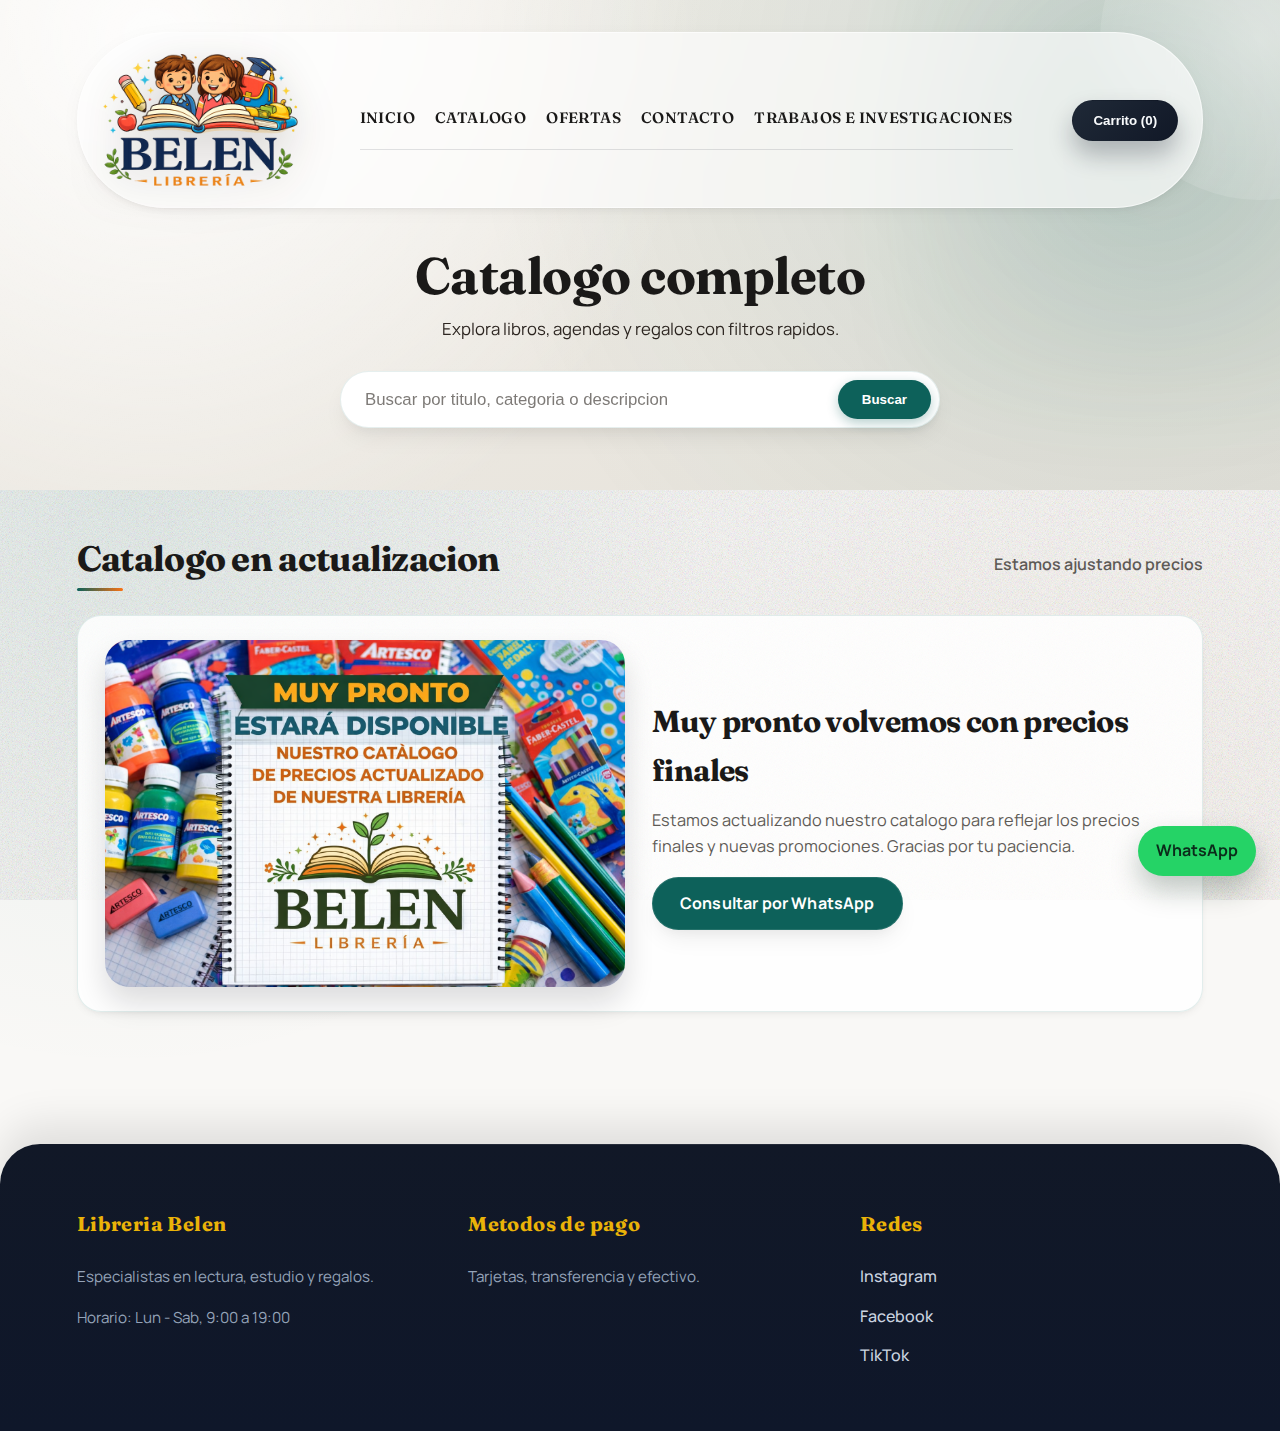
<file: catalogo.html>
<!doctype html>
<html lang="es">
  <head>
    <meta charset="utf-8" />
    <meta name="viewport" content="width=device-width, initial-scale=1" />
    <title>Libreria Belen - Catalogo</title>
    <meta
      name="description"
      content="Explora el catalogo completo de Libreria Belen con filtros de categoria, precio y rating."
    />
    <link rel="preconnect" href="https://fonts.googleapis.com" />
    <link rel="preconnect" href="https://fonts.gstatic.com" crossorigin />
    <link
      rel="stylesheet"
      href="https://fonts.googleapis.com/css2?family=Fraunces:wght@500;700&family=Manrope:wght@400;600;700&display=swap"
    />
    <link rel="stylesheet" href="assets/css/styles.css" />
    <script type="application/ld+json">
      {
        "@context": "https://schema.org",
        "@type": "CollectionPage",
        "name": "Catalogo Libreria Belen",
        "description": "Catalogo con libros, agendas, papeleria y regalos.",
        "url": "https://libreriabelen.pe/catalogo.html"
      }
    </script>
  </head>
  <body>
    <header class="hero hero-small">
      <div class="topbar">
        <div class="brand">
          <img src="assets/img/logonuevo.png" alt="Libreria Belen" />
        </div>
        <nav class="menu">
          <a href="index.html">Inicio</a>
          <a href="catalogo.html">Catalogo</a>
          <a href="ofertas.html">Ofertas</a>
          <a href="contacto.html">Contacto</a>
          <a href="trabajos.html">Trabajos e investigaciones</a>
        </nav>
        <button class="cart" data-cart-toggle>
          Carrito (<span data-cart-count>0</span>)
        </button>
      </div>
      <div class="hero-content hero-center" data-parallax="0.06">
        <h1>Catalogo completo</h1>
        <p>Explora libros, agendas y regalos con filtros rapidos.</p>
      </div>
      <div class="hero-search">
        <div class="search-wrap">
          <input
            type="search"
            placeholder="Buscar por titulo, categoria o descripcion"
            aria-label="Buscar productos"
            id="search-input"
          />
          <button type="button" id="search-button">Buscar</button>
        </div>
      </div>
    </header>

    <main class="catalog">
      <div class="section-title">
        <h2>Catalogo en actualizacion</h2>
        <span>Estamos ajustando precios</span>
      </div>
      <section class="catalog-notice" aria-live="polite">
        <img src="assets/img/ANUNCIO1.png" alt="Anuncio importante de Libreria Belen" />
        <div class="catalog-notice-content">
          <h3>Muy pronto volvemos con precios finales</h3>
          <p>
            Estamos actualizando nuestro catalogo para reflejar los precios
            finales y nuevas promociones. Gracias por tu paciencia.
          </p>
          <a
            class="btn-primary"
            href="https://wa.me/51947872207?text=Hola%2C%20quiero%20informacion%20sobre%20el%20catalogo%20y%20precios%20actualizados."
            target="_blank"
            rel="noopener"
          >
            Consultar por WhatsApp
          </a>
        </div>
      </section>
    </main>

    <aside class="cart-panel" id="cart-panel" aria-hidden="true">
      <div class="cart-panel-content">
        <div class="cart-panel-header">
          <h3>Tu carrito</h3>
          <button class="cart-close" type="button">Cerrar</button>
        </div>
        <div class="cart-items" id="cart-items"></div>
        <div class="cart-footer">
          <div class="cart-total">
            Total <span id="cart-total">S/ 0.00</span>
          </div>
          <button class="cart-checkout" type="button" data-checkout>
            Finalizar compra
          </button>
        </div>
        <form class="checkout" id="checkout-form" hidden>
          <h4>Datos para envio</h4>
          <label>
            Nombre completo
            <input type="text" id="customer-name" required />
          </label>
          <label>
            Direccion
            <input type="text" id="customer-address" required />
          </label>
          <label>
            Telefono
            <input type="tel" id="customer-phone" required />
          </label>
          <label>
            Nota adicional
            <textarea id="customer-note" rows="3"></textarea>
          </label>
          <button class="checkout-send" type="button" data-send-whatsapp>
            Enviar pedido por WhatsApp
          </button>
        </form>
        <div class="payment-section" id="payment-section" hidden>
          <h4>Resumen y pago</h4>
          <div class="order-summary" id="order-summary"></div>
          <button class="btn-ghost" type="button" id="download-pdf">
            Descargar PDF
          </button>
          <div class="qr-grid">
            <div class="qr-card">
              <span>Yape</span>
              <div class="qr-placeholder">Sube QR de Yape</div>
            </div>
            <div class="qr-card">
              <span>Plin</span>
              <div class="qr-placeholder">Sube QR de Plin</div>
            </div>
          </div>
          <p class="payment-note">
            Luego de pagar, adjunta el comprobante por WhatsApp.
          </p>
        </div>
      </div>
    </aside>
    <a
      class="whatsapp-float"
      href="https://wa.me/51947872207?text=Hola%2C%20quiero%20informacion%20sobre%20un%20producto."
      target="_blank"
      rel="noopener"
      aria-label="Contactar por WhatsApp"
    >
      WhatsApp
    </a>

    <footer class="site-footer">
      <div>
        <h4>Libreria Belen</h4>
        <p>Especialistas en lectura, estudio y regalos.</p>
        <p>Horario: Lun - Sab, 9:00 a 19:00</p>
      </div>
      <div>
        <h4>Metodos de pago</h4>
        <p>Tarjetas, transferencia y efectivo.</p>
      </div>
      <div>
        <h4>Redes</h4>
        <a href="index.html">Instagram</a>
        <a href="index.html">Facebook</a>
        <a href="index.html">TikTok</a>
      </div>
    </footer>

    <script defer src="assets/js/cart.js"></script>
  </body>
</html>
</file>
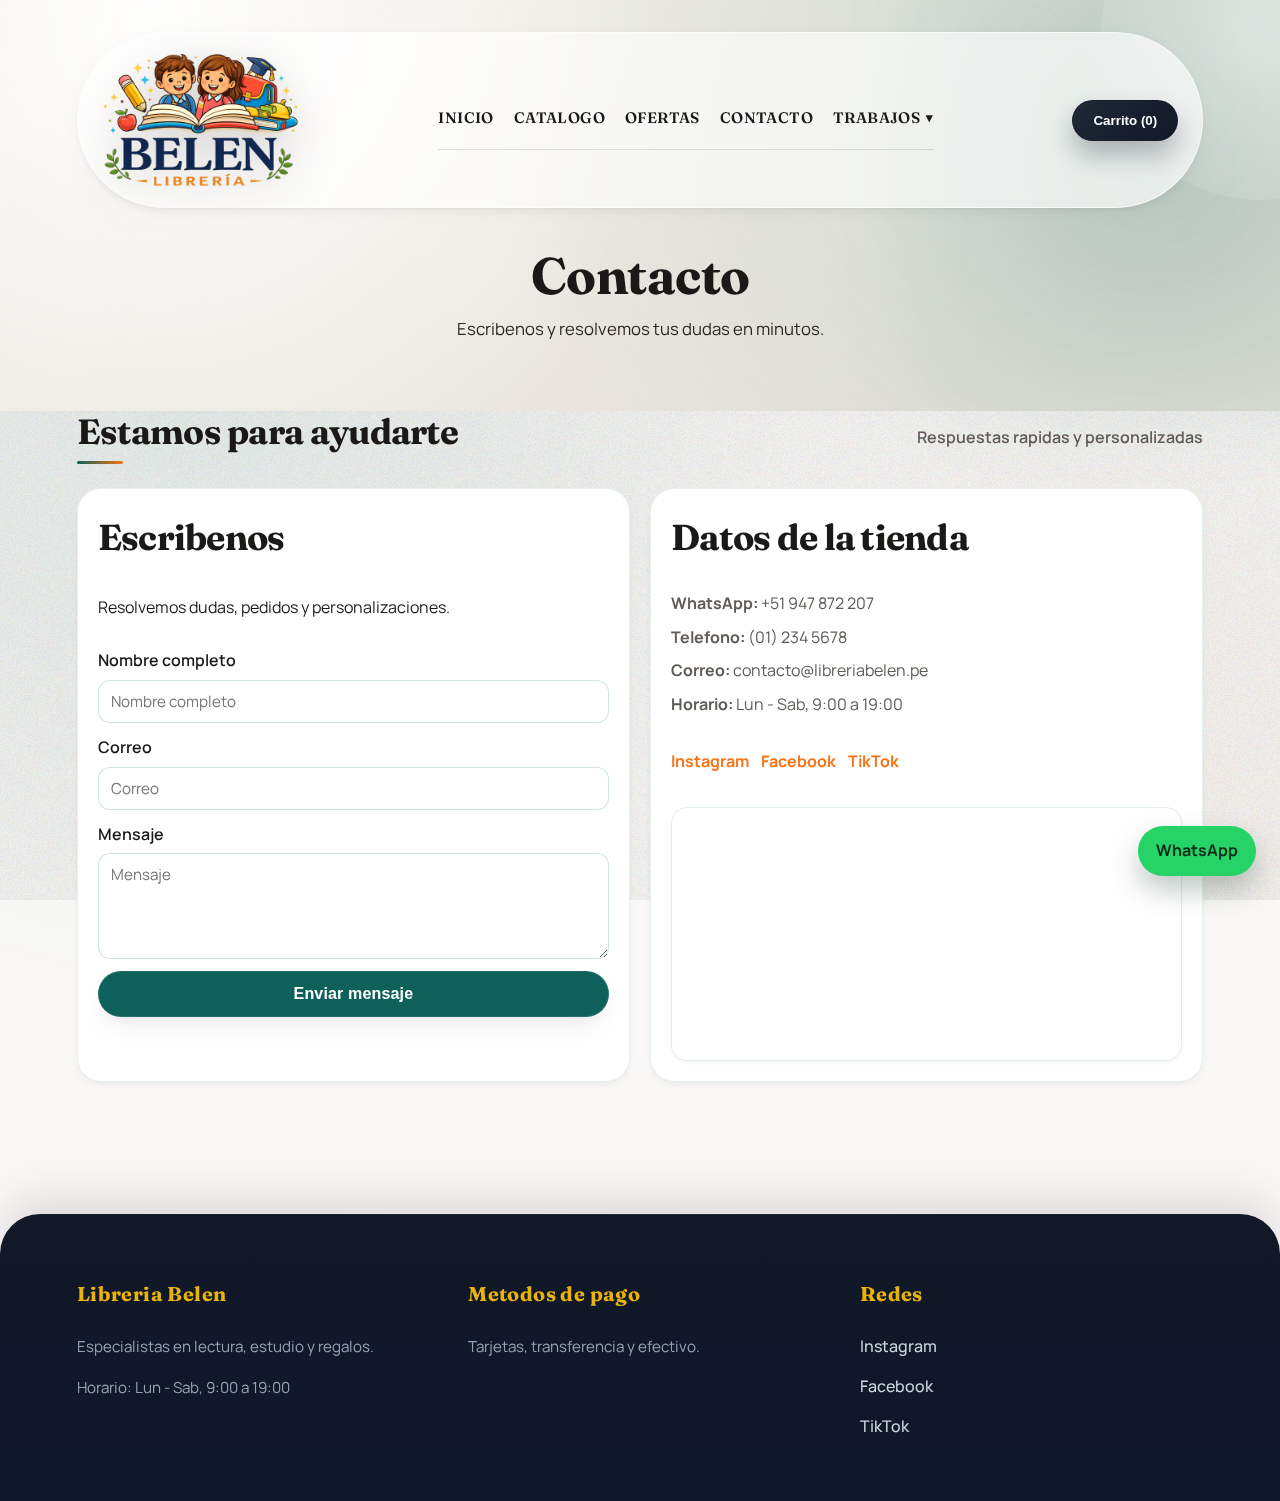
<file: contacto.html>
<!doctype html>
<html lang="es">
  <head>
    <meta charset="utf-8" />
    <meta name="viewport" content="width=device-width, initial-scale=1" />
    <title>Libreria Belen - Contacto</title>
    <meta
      name="description"
      content="Contacta con Libreria Belen para dudas, pedidos y personalizaciones."
    />
    <link rel="preconnect" href="https://fonts.googleapis.com" />
    <link rel="preconnect" href="https://fonts.gstatic.com" crossorigin />
    <link
      rel="stylesheet"
      href="https://fonts.googleapis.com/css2?family=Fraunces:wght@500;700&family=Manrope:wght@400;600;700&display=swap"
    />
    <link rel="stylesheet" href="assets/css/styles.css" />
    <link rel="manifest" href="manifest.webmanifest" />
    <meta name="theme-color" content="#0D615A" />
    <link rel="apple-touch-icon" href="assets/img/icon.svg" />
  </head>
  <body>
    <header class="hero hero-small">
      <div class="topbar">
        <div class="brand">
          <img src="assets/img/logonuevo.png" alt="Libreria Belen" />
        </div>
        <button class="menu-toggle" type="button" aria-label="Abrir menu" aria-expanded="false" aria-controls="primary-menu">Menu</button>
        <nav class="menu" id="primary-menu" aria-label="Menu principal">
          <a href="index.html">Inicio</a>
          <a href="catalogo.html">Catalogo</a>
          <a href="ofertas.html">Ofertas</a>
          <a href="contacto.html">Contacto</a>
          <details class="menu-dropdown">
            <summary>Trabajos</summary>
            <div class="dropdown">
              <a href="redaccion.html">Redaccion de documentos</a>
              <a href="trabajos.html">Trabajos e investigaciones</a>
              <a href="otros-trabajos.html">Otros trabajos</a>
            </div>
          </details>
        </nav>
        <button class="cart" data-cart-toggle>
          Carrito (<span data-cart-count>0</span>)
        </button>
      </div>
      <div class="hero-content hero-center" data-parallax="0.06">
        <h1>Contacto</h1>
        <p>Escribenos y resolvemos tus dudas en minutos.</p>
      </div>
    </header>

    <main class="contact reveal">
      <div class="section-title">
        <h2>Estamos para ayudarte</h2>
        <span>Respuestas rapidas y personalizadas</span>
      </div>
      <div class="contact-grid">
        <div class="contact-card">
          <h3>Escribenos</h3>
          <p>Resolvemos dudas, pedidos y personalizaciones.</p>
          <form class="contact-form" id="contactForm">
            <label>
              Nombre completo
              <input type="text" name="nombre" placeholder="Nombre completo" required />
            </label>
            <label>
              Correo
              <input type="email" name="correo" placeholder="Correo" required />
            </label>
            <label>
              Mensaje
              <textarea rows="4" name="mensaje" placeholder="Mensaje" required></textarea>
            </label>
            <input type="text" name="empresa" style="display:none" tabindex="-1" autocomplete="off" />
            <button class="btn-primary" type="submit">Enviar mensaje</button>
          </form>
          <p id="contactStatus"></p>
        </div>
        <div class="contact-card">
          <h3>Datos de la tienda</h3>
          <div class="contact-info">
            <p><strong>WhatsApp:</strong> +51 947 872 207</p>
            <p><strong>Telefono:</strong> (01) 234 5678</p>
            <p><strong>Correo:</strong> contacto@libreriabelen.pe</p>
            <p><strong>Horario:</strong> Lun - Sab, 9:00 a 19:00</p>
          </div>
          <div class="contact-social">
            <a href="#">Instagram</a>
            <a href="#">Facebook</a>
            <a href="#">TikTok</a>
          </div>
          <div class="contact-map" aria-label="Ubicacion de Libreria Belen">
            <iframe
              title="Mapa de Libreria Belen"
              src="https://www.google.com/maps?q=-12.044385,-77.011314&output=embed"
              loading="lazy"
              referrerpolicy="no-referrer-when-downgrade"
            ></iframe>
          </div>
        </div>
      </div>
    </main>

    <footer class="site-footer">
      <div>
        <h4>Libreria Belen</h4>
        <p>Especialistas en lectura, estudio y regalos.</p>
        <p>Horario: Lun - Sab, 9:00 a 19:00</p>
      </div>
      <div>
        <h4>Metodos de pago</h4>
        <p>Tarjetas, transferencia y efectivo.</p>
      </div>
      <div>
        <h4>Redes</h4>
        <a href="index.html">Instagram</a>
        <a href="index.html">Facebook</a>
        <a href="index.html">TikTok</a>
      </div>
    </footer>

    <aside class="cart-panel" id="cart-panel" aria-hidden="true">
      <div class="cart-panel-content">
        <div class="cart-panel-header">
          <h3>Tu carrito</h3>
          <button class="cart-close" type="button">Cerrar</button>
        </div>
        <div class="cart-items" id="cart-items"></div>
        <div class="cart-footer">
          <div class="cart-total">
            Total <span id="cart-total">S/ 0.00</span>
          </div>
          <button class="cart-checkout" type="button" data-checkout>
            Finalizar compra
          </button>
        </div>
        <form class="checkout" id="checkout-form" hidden>
          <h4>Datos para envio</h4>
          <label>
            Nombre completo
            <input type="text" id="customer-name" required />
          </label>
          <label>
            Direccion
            <input type="text" id="customer-address" required />
          </label>
          <label>
            Telefono
            <input type="tel" id="customer-phone" required />
          </label>
          <label>
            Nota adicional
            <textarea id="customer-note" rows="3"></textarea>
          </label>
          <button class="checkout-send" type="button" data-send-whatsapp>
            Enviar pedido por WhatsApp
          </button>
        </form>
        <div class="payment-section" id="payment-section" hidden>
          <h4>Resumen y pago</h4>
          <div class="order-summary" id="order-summary"></div>
          <button class="btn-ghost" type="button" id="download-pdf">
            Descargar PDF
          </button>
          <div class="qr-grid">
            <div class="qr-card">
              <span>Yape</span>
              <div class="qr-placeholder">Sube QR de Yape</div>
            </div>
            <div class="qr-card">
              <span>Plin</span>
              <div class="qr-placeholder">Sube QR de Plin</div>
            </div>
          </div>
          <p class="payment-note">
            Luego de pagar, adjunta el comprobante por WhatsApp.
          </p>
        </div>
      </div>
    </aside>
    <a
      class="whatsapp-float"
      href="https://wa.me/51947872207?text=Hola%2C%20quiero%20informacion%20sobre%20contacto."
      target="_blank"
      rel="noopener"
      aria-label="Contactar por WhatsApp"
    >
      WhatsApp
    </a>

    <script defer src="assets/js/cart.js"></script>
    <script defer src="assets/js/ui.js?v=20260115"></script>
    <script defer src="assets/js/pwa.js"></script>
</body>
</html>
</file>
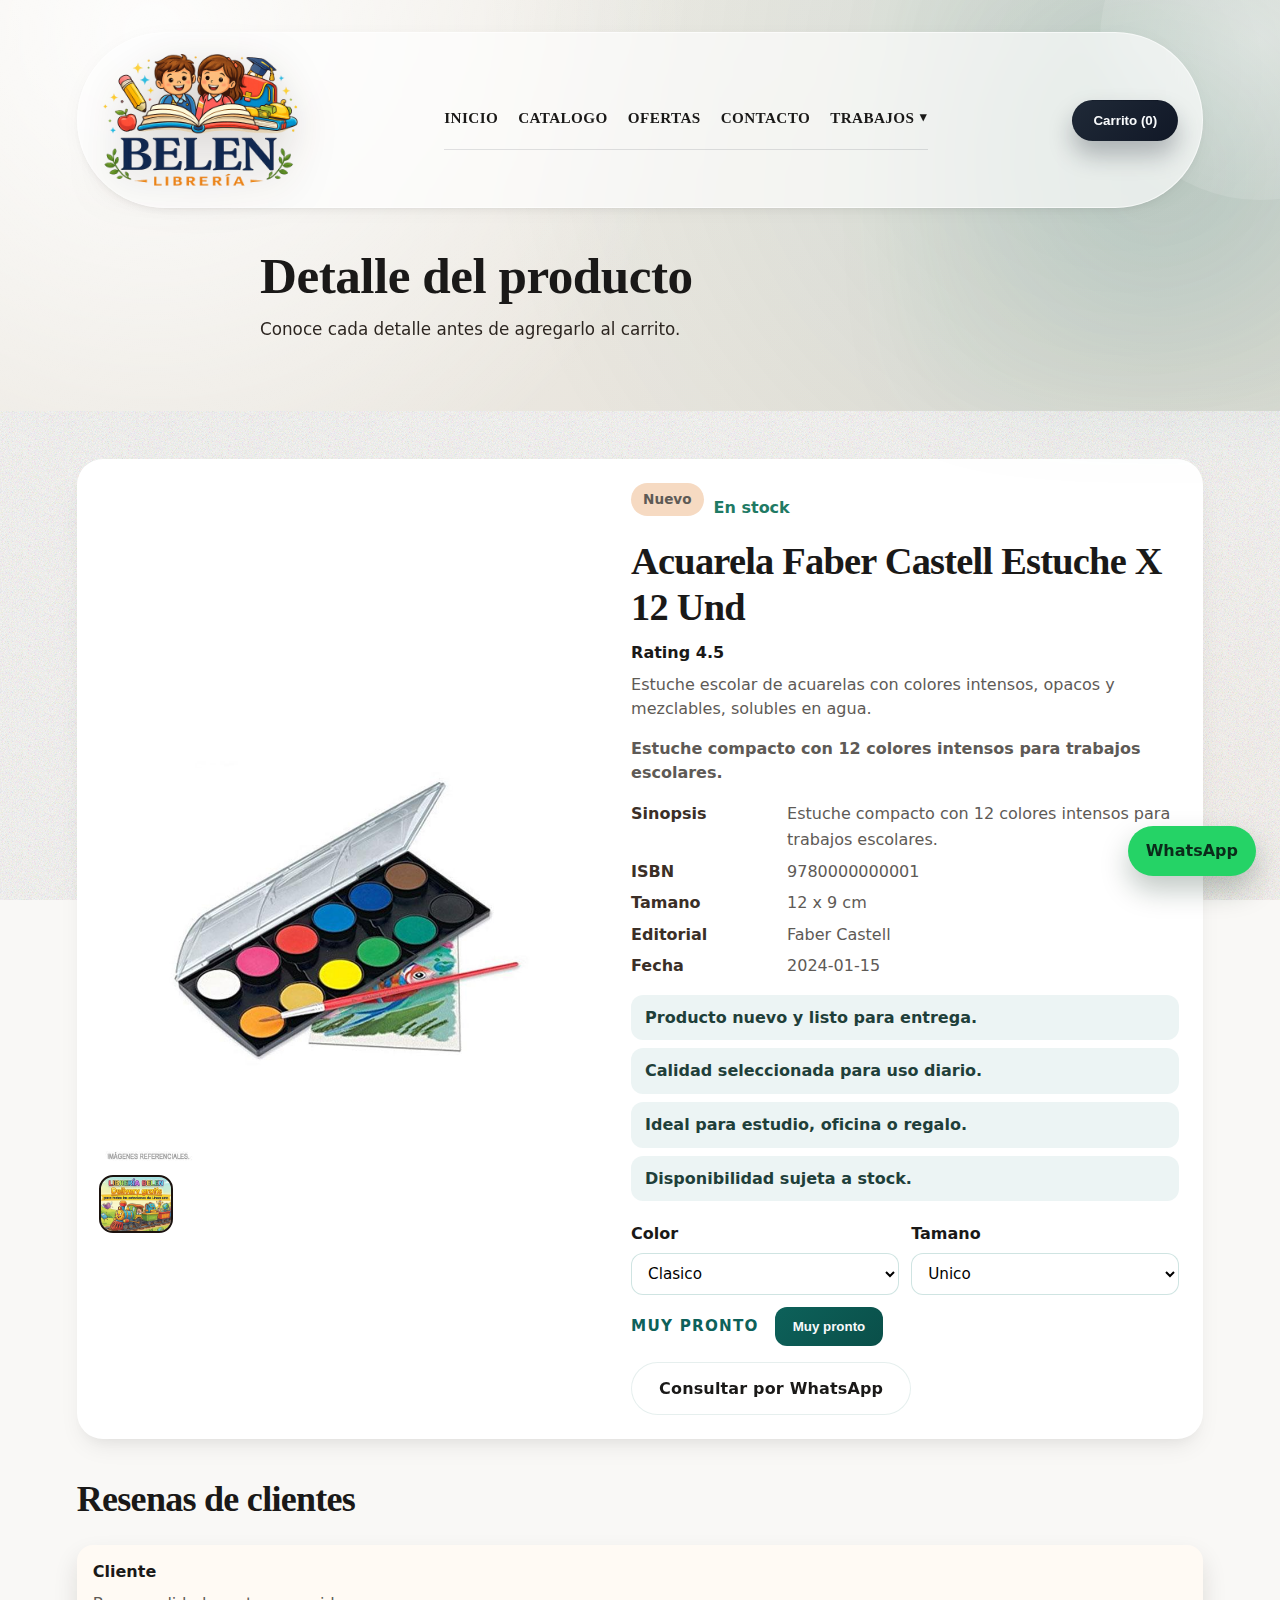
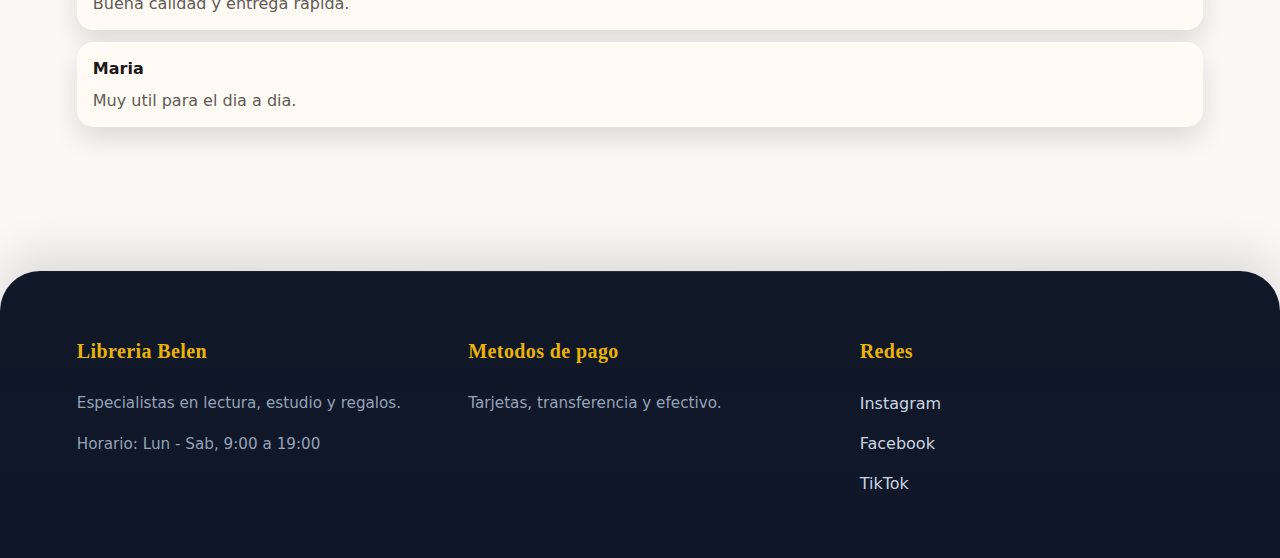
<file: detail.html>
<!doctype html>
<html lang="es">
  <head>
    <meta charset="utf-8" />
    <meta name="viewport" content="width=device-width, initial-scale=1" />
    <title>Libreria Belen - Detalle de producto</title>
    <meta
      name="description"
      content="Detalle de producto con informacion, variantes y compras por WhatsApp."
    />
    <link rel="preconnect" href="https://fonts.googleapis.com" />
    <link rel="preconnect" href="https://fonts.gstatic.com" crossorigin />
    <link
      rel="stylesheet"
      href="https://fonts.googleapis.com/css2?family=Fraunces:wght@500;700&family=Manrope:wght@400;600;700&display=swap"
    />
    <link rel="stylesheet" href="assets/css/styles.css" />
    <script type="application/ld+json" id="product-jsonld"></script>
  </head>
  <body>
    <header class="hero hero-small">
      <div class="topbar">
        <div class="brand">
          <img src="assets/img/logonuevo.png" alt="Libreria Belen" />
        </div>
        <button class="menu-toggle" type="button" aria-label="Abrir menu" aria-expanded="false" aria-controls="primary-menu">Menu</button>
        <nav class="menu" id="primary-menu" aria-label="Menu principal">
          <a href="index.html">Inicio</a>
          <a href="catalogo.html">Catalogo</a>
          <a href="ofertas.html">Ofertas</a>
          <a href="contacto.html">Contacto</a>
          <details class="menu-dropdown">
            <summary>Trabajos</summary>
            <div class="dropdown">
              <a href="redaccion.html">Redaccion de documentos</a>
              <a href="trabajos.html">Trabajos e investigaciones</a>
              <a href="otros-trabajos.html">Otros trabajos</a>
            </div>
          </details>
        </nav>
        <button class="cart" data-cart-toggle>
          Carrito (<span data-cart-count>0</span>)
        </button>
      </div>
      <div class="hero-content" data-parallax="0.06">
        <h1>Detalle del producto</h1>
        <p>Conoce cada detalle antes de agregarlo al carrito.</p>
      </div>
    </header>

    <main class="detail">
      <section class="detail-card">
        <div class="detail-gallery">
          <img id="detail-image" alt="" loading="lazy" decoding="async" />
          <div class="detail-thumbs" id="detail-thumbs"></div>
        </div>
        <div class="detail-info">
          <div class="detail-header">
            <p class="detail-tag" id="detail-tag">Producto destacado</p>
            <span class="detail-stock" id="detail-stock">En stock</span>
          </div>
          <h2 id="detail-title">Producto</h2>
          <div class="detail-rating" id="detail-rating">Rating 0.0</div>
          <p id="detail-description">
            Descripcion completa del producto.
          </p>
          <p id="detail-synopsis" class="detail-synopsis" hidden></p>
          <dl class="detail-specs" id="detail-specs"></dl>
          <ul id="detail-list" class="detail-list"></ul>
          <div class="detail-variants">
            <label>
              Color
              <select id="detail-color"></select>
            </label>
            <label>
              Tamano
              <select id="detail-size"></select>
            </label>
          </div>
          <div class="detail-actions">
            <span id="detail-price" class="price">S/ 0.00</span>
            <button data-add-to-cart type="button">Agregar al carrito</button>
            <a
              class="btn-ghost"
              id="detail-whatsapp"
              href="#"
              target="_blank"
              rel="noopener"
            >
              Consultar por WhatsApp
            </a>
          </div>
        </div>
      </section>
      <section class="detail-reviews">
        <h3>Resenas de clientes</h3>
        <div id="detail-reviews"></div>
      </section>
    </main>
    <footer class="site-footer">
      <div>
        <h4>Libreria Belen</h4>
        <p>Especialistas en lectura, estudio y regalos.</p>
        <p>Horario: Lun - Sab, 9:00 a 19:00</p>
      </div>
      <div>
        <h4>Metodos de pago</h4>
        <p>Tarjetas, transferencia y efectivo.</p>
      </div>
      <div>
        <h4>Redes</h4>
        <a href="index.html">Instagram</a>
        <a href="index.html">Facebook</a>
        <a href="index.html">TikTok</a>
      </div>
    </footer>
    <aside class="cart-panel" id="cart-panel" aria-hidden="true">
      <div class="cart-panel-content">
        <div class="cart-panel-header">
          <h3>Tu carrito</h3>
          <button class="cart-close" type="button">Cerrar</button>
        </div>
        <div class="cart-items" id="cart-items"></div>
        <div class="cart-footer">
          <div class="cart-total">
            Total <span id="cart-total">S/ 0.00</span>
          </div>
          <button class="cart-checkout" type="button" data-checkout>
            Finalizar compra
          </button>
        </div>
        <form class="checkout" id="checkout-form" hidden>
          <h4>Datos para envio</h4>
          <label>
            Nombre completo
            <input type="text" id="customer-name" required />
          </label>
          <label>
            Direccion
            <input type="text" id="customer-address" required />
          </label>
          <label>
            Telefono
            <input type="tel" id="customer-phone" required />
          </label>
          <label>
            Nota adicional
            <textarea id="customer-note" rows="3"></textarea>
          </label>
          <button class="checkout-send" type="button" data-send-whatsapp>
            Enviar pedido por WhatsApp
          </button>
        </form>
        <div class="payment-section" id="payment-section" hidden>
          <h4>Resumen y pago</h4>
          <div class="order-summary" id="order-summary"></div>
          <button class="btn-ghost" type="button" id="download-pdf">
            Descargar PDF
          </button>
          <div class="qr-grid">
            <div class="qr-card">
              <span>Yape</span>
              <div class="qr-placeholder">Sube QR de Yape</div>
            </div>
            <div class="qr-card">
              <span>Plin</span>
              <div class="qr-placeholder">Sube QR de Plin</div>
            </div>
          </div>
          <p class="payment-note">
            Luego de pagar, adjunta el comprobante por WhatsApp.
          </p>
        </div>
      </div>
    </aside>
    <a
      class="whatsapp-float"
      href="https://wa.me/51947872207?text=Hola%2C%20quiero%20informacion%20sobre%20un%20producto."
      target="_blank"
      rel="noopener"
      aria-label="Contactar por WhatsApp"
    >
      WhatsApp
    </a>

    <script defer src="assets/js/products.js"></script>
    <script defer src="assets/js/product-specs.js"></script>
    <script>
      window.addEventListener("DOMContentLoaded", () => {
      const products = window.PRODUCTS || {};
      const params = new URLSearchParams(window.location.search);
      const requestedId = params.get("id");
      const productKeys = Object.keys(products);
      const fallbackId = productKeys[0];
      const productId =
        requestedId && products[requestedId] ? requestedId : fallbackId;
      const product = productId ? products[productId] : null;
      if (!product) {
        const main = document.querySelector("main");
        if (main) {
          main.innerHTML = `<p class="no-results">Producto no encontrado. <a href="catalogo.html">Volver al catalogo</a>.</p>`;
        }
        console.warn("Producto no encontrado para id", requestedId);
        return;
      }
      const specs =
        (window.PRODUCT_SPECS && window.PRODUCT_SPECS[productId]) || {};
      const merged = { ...product, ...specs };
      if (specs.gallery && specs.gallery.length) {
        merged.gallery = specs.gallery;
      }

      const image = document.getElementById("detail-image");
      const title = document.getElementById("detail-title");
      const description = document.getElementById("detail-description");
      const synopsis = document.getElementById("detail-synopsis");
      const price = document.getElementById("detail-price");
      const list = document.getElementById("detail-list");
      const thumbs = document.getElementById("detail-thumbs");
      const rating = document.getElementById("detail-rating");
      const stock = document.getElementById("detail-stock");
      const tag = document.getElementById("detail-tag");
      const colorSelect = document.getElementById("detail-color");
      const sizeSelect = document.getElementById("detail-size");
      const reviews = document.getElementById("detail-reviews");

      image.src = merged.image;
      image.alt = merged.title;
      title.textContent = merged.title;
      description.textContent = merged.description;
      if (synopsis) {
        synopsis.textContent = merged.synopsis || "";
        synopsis.hidden = !merged.synopsis;
      }
      const displayPrice = "Muy pronto";
      price.textContent = displayPrice;
      rating.textContent = `Rating ${merged.rating}`;
      stock.textContent = merged.stock <= 3 ? "Stock bajo" : "En stock";
      stock.className = merged.stock <= 3 ? "detail-stock low" : "detail-stock";
      tag.textContent = merged.tag === "oferta" ? "Oferta" : "Nuevo";
      tag.className = merged.tag === "oferta" ? "detail-tag sale" : "detail-tag";
      document.title = `${merged.title} - Libreria Belen`;
      const metaDescription = document.querySelector('meta[name="description"]');
      if (metaDescription) {
        metaDescription.content = `${merged.title}. ${merged.description}`;
      }
      list.innerHTML = "";
      if (Array.isArray(merged.details)) {
        merged.details.forEach((item) => {
          const li = document.createElement("li");
          li.textContent = item;
          list.appendChild(li);
        });
      }

      if (thumbs) {
        thumbs.innerHTML = "";
        (merged.gallery || [merged.image]).forEach((src, index) => {
          const button = document.createElement("button");
          button.type = "button";
          button.className = index === 0 ? "thumb active" : "thumb";
          button.style.backgroundImage = `url("${src}")`;
          button.addEventListener("click", () => {
            image.src = src;
            thumbs.querySelectorAll(".thumb").forEach((t) =>
              t.classList.remove("active")
            );
            button.classList.add("active");
          });
          thumbs.appendChild(button);
        });
      }

      const fillSelect = (select, values) => {
        if (!select) return;
        select.innerHTML = "";
        values.forEach((value) => {
          const option = document.createElement("option");
          option.value = value;
          option.textContent = value;
          select.appendChild(option);
        });
      };

      fillSelect(colorSelect, merged.colors || []);
      fillSelect(sizeSelect, merged.sizes || []);

      const addButton = document.querySelector("[data-add-to-cart]");
      const whatsappButton = document.getElementById("detail-whatsapp");
      const WHATSAPP_NUMBER = "51947872207";
      const buildWhatsappMessage = () => {
        const color = colorSelect ? colorSelect.value : "";
        const size = sizeSelect ? sizeSelect.value : "";
        const variantParts = [];
        if (color) variantParts.push(`Color: ${color}`);
        if (size) variantParts.push(`Tamano: ${size}`);
        const lines = [
          `Hola, quiero informacion sobre: ${merged.title}`,
          `Precio: ${displayPrice}`,
          variantParts.length ? `Variante: ${variantParts.join(" | ")}` : "",
          `Link: ${window.location.href}`,
        ].filter(Boolean);
        return encodeURIComponent(lines.join("\n"));
      };
      const updateWhatsappLink = () => {
        if (!whatsappButton) return;
        whatsappButton.href = `https://wa.me/${WHATSAPP_NUMBER}?text=${buildWhatsappMessage()}`;
      };
      const updateVariant = () => {
        const color = colorSelect ? colorSelect.value : "";
        const size = sizeSelect ? sizeSelect.value : "";
        const parts = [];
        if (color) parts.push(`Color: ${color}`);
        if (size) parts.push(`Tamano: ${size}`);
        if (addButton) {
          addButton.dataset.variant = parts.join(" | ");
        }
        updateWhatsappLink();
      };

      if (colorSelect) {
        colorSelect.addEventListener("change", updateVariant);
      }
      if (sizeSelect) {
        sizeSelect.addEventListener("change", updateVariant);
      }
      updateVariant();

      if (reviews) {
        reviews.innerHTML = "";
        if (Array.isArray(merged.reviews)) {
          merged.reviews.forEach((review) => {
            const card = document.createElement("div");
            card.className = "review-card";
            card.innerHTML = `<strong>${review.name}</strong><p>${review.text}</p>`;
            reviews.appendChild(card);
          });
        }
      }

      if (addButton) {
        addButton.dataset.id = productId || "producto";
        addButton.dataset.title = merged.title;
        addButton.dataset.price = "0";
        addButton.disabled = true;
        addButton.textContent = "Muy pronto";
      }

      const specsContainer = document.getElementById("detail-specs");
      if (specsContainer) {
        const specEntries = [
          ["Sinopsis", merged.synopsis],
          ["ISBN", merged.isbn],
          ["Paginas", merged.pages ? String(merged.pages) : ""],
          ["Tamano", merged.size],
          ["Editorial", merged.publisher],
          ["Fecha", merged.publishedAt],
        ].filter(([, value]) => value);
        specsContainer.innerHTML = "";
        specEntries.forEach(([label, value]) => {
          const dt = document.createElement("dt");
          dt.textContent = label;
          const dd = document.createElement("dd");
          dd.textContent = value;
          specsContainer.append(dt, dd);
        });
      }

      const jsonLd = document.getElementById("product-jsonld");
      if (jsonLd) {
        const imageList = [merged.image].concat(merged.gallery || []).filter(Boolean);
        const priceValue = Number(String(merged.price || "").replace(/[^0-9.]/g, ""));
        const additionalProperty = [
          merged.isbn
            ? { "@type": "PropertyValue", "name": "ISBN", "value": merged.isbn }
            : null,
          merged.pages
            ? { "@type": "PropertyValue", "name": "Paginas", "value": merged.pages }
            : null,
          merged.size
            ? { "@type": "PropertyValue", "name": "Tamano", "value": merged.size }
            : null,
          merged.publisher
            ? { "@type": "PropertyValue", "name": "Editorial", "value": merged.publisher }
            : null,
          merged.publishedAt
            ? { "@type": "PropertyValue", "name": "Fecha", "value": merged.publishedAt }
            : null,
        ].filter(Boolean);
        const productJson = {
          "@context": "https://schema.org",
          "@type": "Product",
          "name": merged.title,
          "description": merged.description,
          "image": imageList,
          "sku": merged.isbn || productId,
          "brand": {
            "@type": "Brand",
            "name": merged.publisher || "Libreria Belen"
          },
          "offers": {
            "@type": "Offer",
            "priceCurrency": "PEN",
            "price": Number.isFinite(priceValue) ? priceValue.toFixed(2) : "0.00",
            "availability": merged.stock > 0
              ? "https://schema.org/InStock"
              : "https://schema.org/OutOfStock",
            "url": window.location.href
          },
          "additionalProperty": additionalProperty
        };
        jsonLd.textContent = JSON.stringify(productJson);
      }
      });
    </script>
    <script defer src="assets/js/cart.js"></script>
    <script defer src="assets/js/ui.js?v=20260115"></script>
  </body>
</html>
</file>
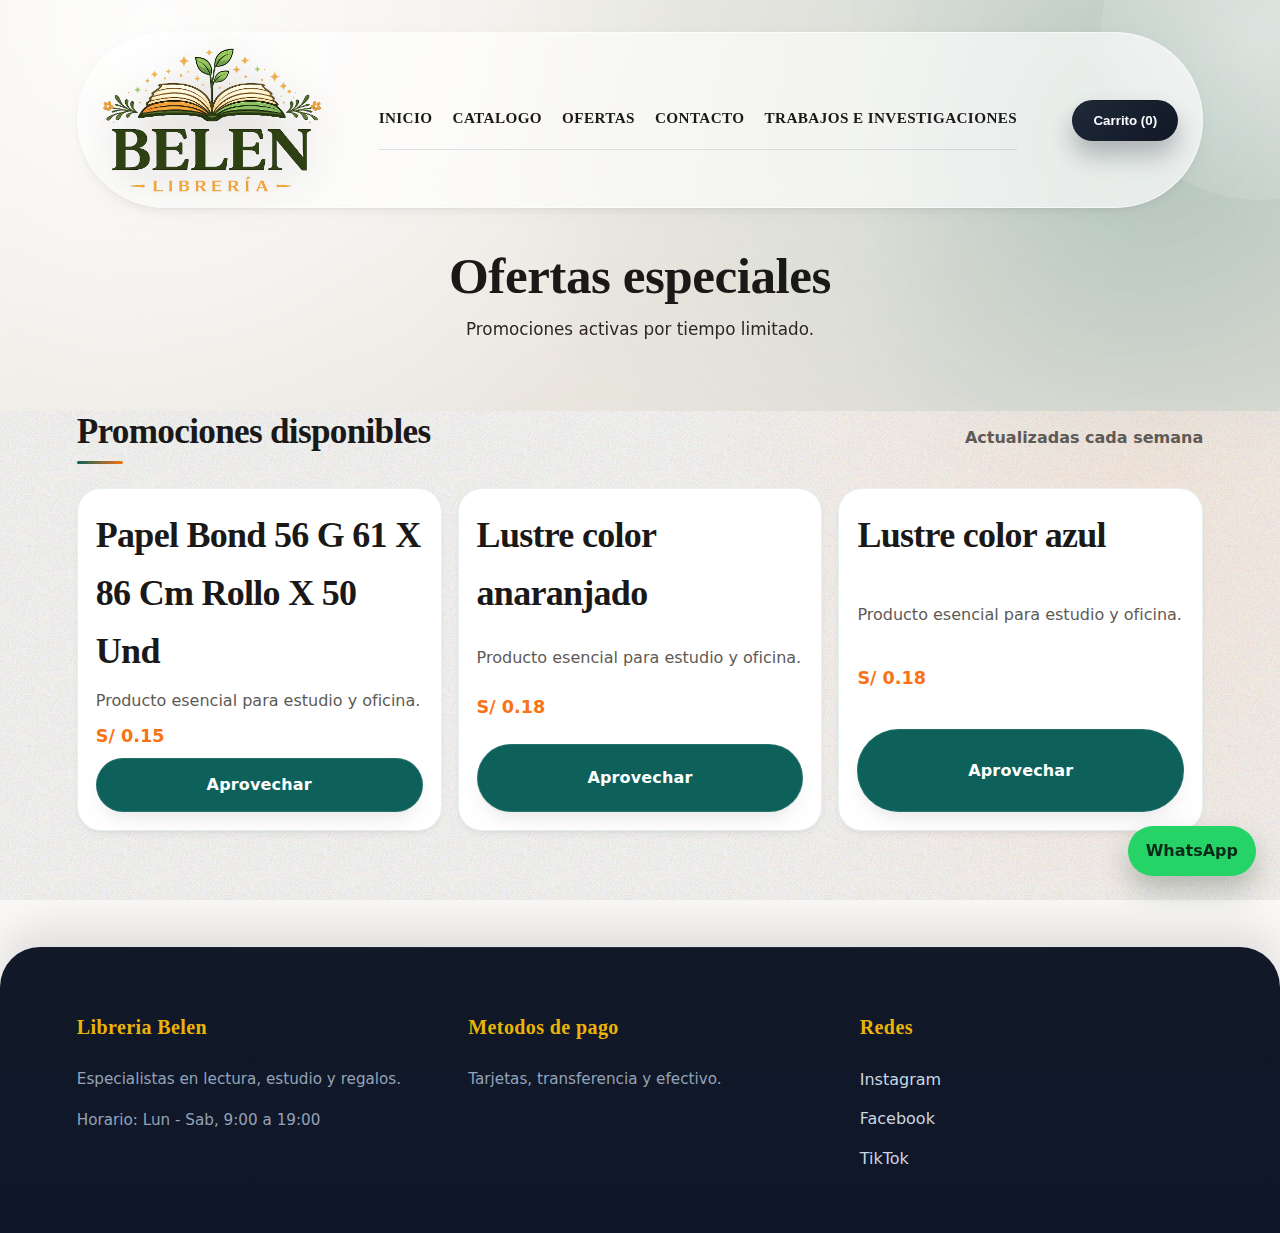
<file: ofertas.html>
<!doctype html>
<html lang="es">
  <head>
    <meta charset="utf-8" />
    <meta name="viewport" content="width=device-width, initial-scale=1" />
    <title>Libreria Belen - Ofertas</title>
    <meta
      name="description"
      content="Ofertas y promociones especiales de Libreria Belen."
    />
    <link rel="preconnect" href="https://fonts.googleapis.com" />
    <link rel="preconnect" href="https://fonts.gstatic.com" crossorigin />
    <link
      rel="stylesheet"
      href="https://fonts.googleapis.com/css2?family=Fraunces:wght@500;700&family=Manrope:wght@400;600;700&display=swap"
    />
    <link rel="stylesheet" href="assets/css/styles.css" />
  </head>
  <body>
    <header class="hero hero-small">
      <div class="topbar">
        <div class="brand">
          <img src="assets/img/logo.png" alt="Libreria Belen" />
        </div>
        <nav class="menu">
          <a href="index.html">Inicio</a>
          <a href="catalogo.html">Catalogo</a>
          <a href="ofertas.html">Ofertas</a>
          <a href="contacto.html">Contacto</a>
          <a href="trabajos.html">Trabajos e investigaciones</a>
        </nav>
        <button class="cart" data-cart-toggle>
          Carrito (<span data-cart-count>0</span>)
        </button>
      </div>
      <div class="hero-content hero-center" data-parallax="0.06">
        <h1>Ofertas especiales</h1>
        <p>Promociones activas por tiempo limitado.</p>
      </div>
    </header>

    <main class="offers reveal">
      <div class="section-title">
        <h2>Promociones disponibles</h2>
        <span>Actualizadas cada semana</span>
      </div>
      <div class="offers-grid" id="offers-grid"></div>
      <p class="no-results" id="offers-empty" hidden>
        Sin ofertas para mostrar.
      </p>
    </main>

    <footer class="site-footer">
      <div>
        <h4>Libreria Belen</h4>
        <p>Especialistas en lectura, estudio y regalos.</p>
        <p>Horario: Lun - Sab, 9:00 a 19:00</p>
      </div>
      <div>
        <h4>Metodos de pago</h4>
        <p>Tarjetas, transferencia y efectivo.</p>
      </div>
      <div>
        <h4>Redes</h4>
        <a href="index.html">Instagram</a>
        <a href="index.html">Facebook</a>
        <a href="index.html">TikTok</a>
      </div>
    </footer>

    <aside class="cart-panel" id="cart-panel" aria-hidden="true">
      <div class="cart-panel-content">
        <div class="cart-panel-header">
          <h3>Tu carrito</h3>
          <button class="cart-close" type="button">Cerrar</button>
        </div>
        <div class="cart-items" id="cart-items"></div>
        <div class="cart-footer">
          <div class="cart-total">
            Total <span id="cart-total">S/ 0.00</span>
          </div>
          <button class="cart-checkout" type="button" data-checkout>
            Finalizar compra
          </button>
        </div>
        <form class="checkout" id="checkout-form" hidden>
          <h4>Datos para envio</h4>
          <label>
            Nombre completo
            <input type="text" id="customer-name" required />
          </label>
          <label>
            Direccion
            <input type="text" id="customer-address" required />
          </label>
          <label>
            Telefono
            <input type="tel" id="customer-phone" required />
          </label>
          <label>
            Nota adicional
            <textarea id="customer-note" rows="3"></textarea>
          </label>
          <button class="checkout-send" type="button" data-send-whatsapp>
            Enviar pedido por WhatsApp
          </button>
        </form>
        <div class="payment-section" id="payment-section" hidden>
          <h4>Resumen y pago</h4>
          <div class="order-summary" id="order-summary"></div>
          <button class="btn-ghost" type="button" id="download-pdf">
            Descargar PDF
          </button>
          <div class="qr-grid">
            <div class="qr-card">
              <span>Yape</span>
              <div class="qr-placeholder">Sube QR de Yape</div>
            </div>
            <div class="qr-card">
              <span>Plin</span>
              <div class="qr-placeholder">Sube QR de Plin</div>
            </div>
          </div>
          <p class="payment-note">
            Luego de pagar, adjunta el comprobante por WhatsApp.
          </p>
        </div>
      </div>
    </aside>
    <a
      class="whatsapp-float"
      href="https://wa.me/51947872207?text=Hola%2C%20quiero%20informacion%20sobre%20ofertas."
      target="_blank"
      rel="noopener"
      aria-label="Contactar por WhatsApp"
    >
      WhatsApp
    </a>

    <script defer src="assets/js/render-offers.js"></script>
    <script defer src="assets/js/cart.js"></script>
  </body>
</html>
</file>
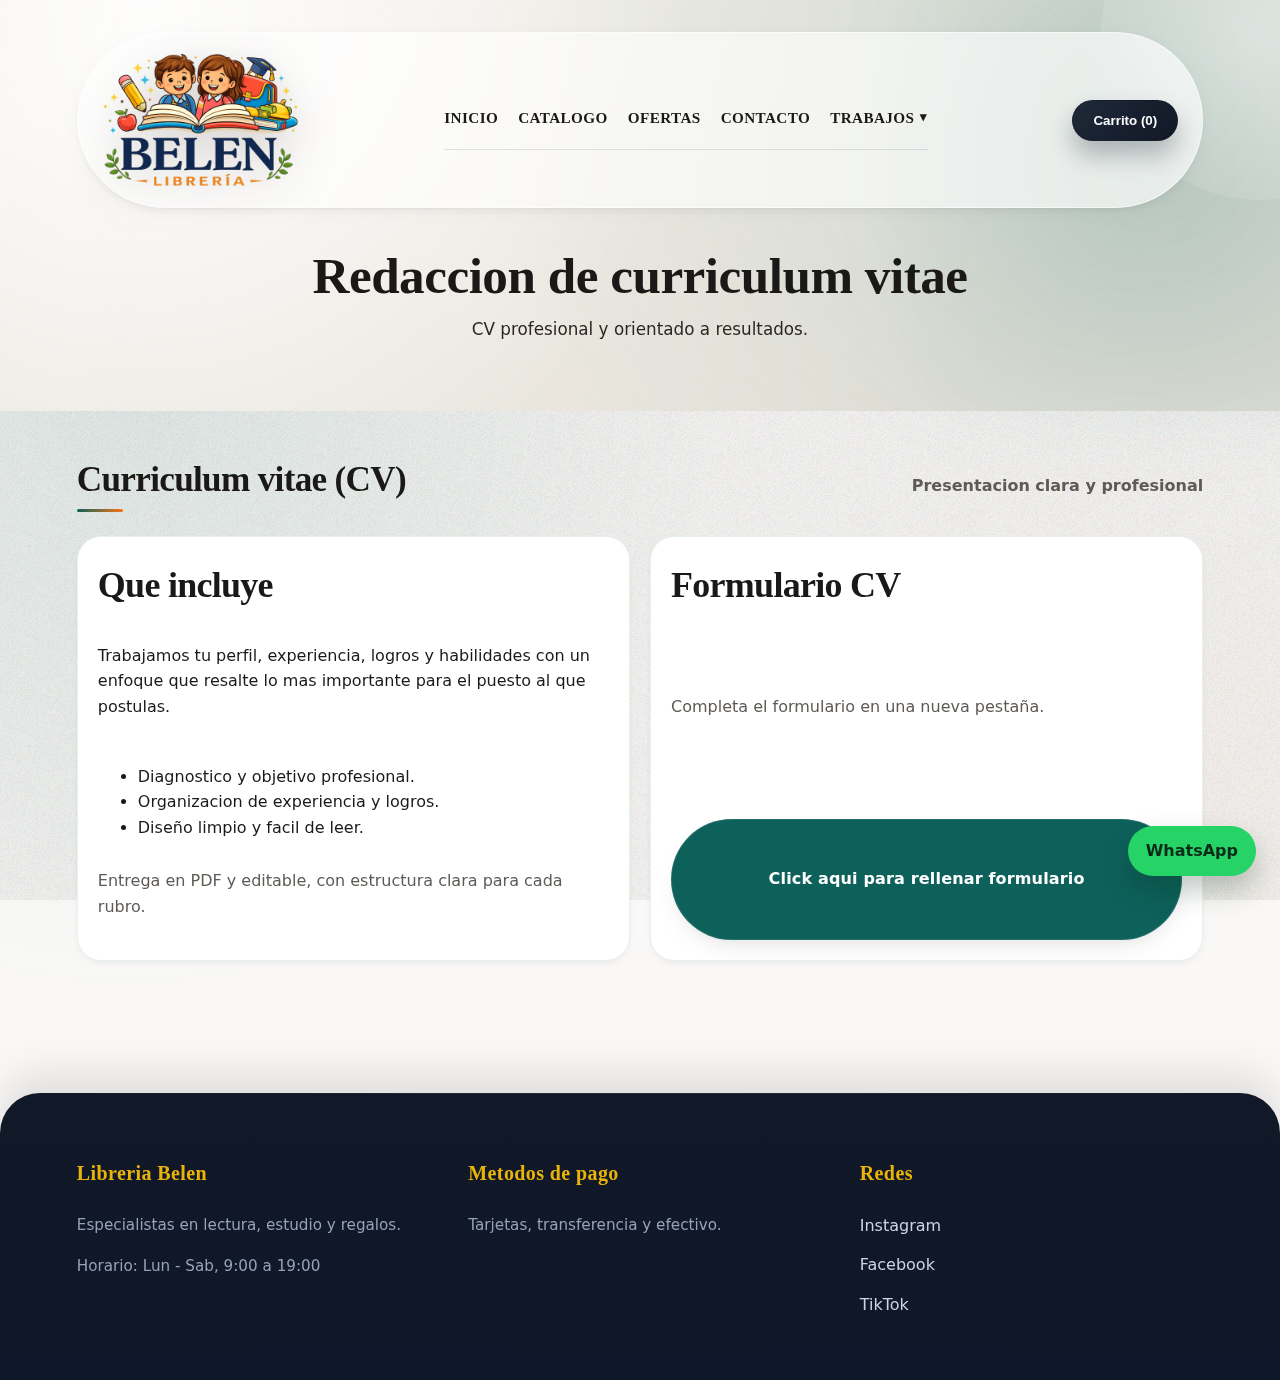
<file: redaccion-cv.html>
<!doctype html>
<html lang="es">
  <head>
    <meta charset="utf-8" />
    <meta name="viewport" content="width=device-width, initial-scale=1" />
    <title>Libreria Belen - Redaccion de Curriculum Vitae</title>
    <meta
      name="description"
      content="Redaccion profesional de curriculum vitae con enfoque en logros y perfil profesional."
    />
    <link rel="preconnect" href="https://fonts.googleapis.com" />
    <link rel="preconnect" href="https://fonts.gstatic.com" crossorigin />
    <link
      rel="stylesheet"
      href="https://fonts.googleapis.com/css2?family=Fraunces:wght@500;700&family=Manrope:wght@400;600;700&display=swap"
    />
    <link rel="stylesheet" href="assets/css/styles.css" />
  </head>
  <body>
    <header class="hero hero-small">
      <div class="topbar">
        <div class="brand">
          <img src="assets/img/logonuevo.png" alt="Libreria Belen" />
        </div>
        <nav class="menu" aria-label="Menu principal">
          <a href="index.html">Inicio</a>
          <a href="catalogo.html">Catalogo</a>
          <a href="ofertas.html">Ofertas</a>
          <a href="contacto.html">Contacto</a>
          <details class="menu-dropdown">
            <summary>Trabajos</summary>
            <div class="dropdown">
              <a href="redaccion.html">Redaccion de documentos</a>
              <a href="trabajos.html">Trabajos e investigaciones</a>
              <a href="otros-trabajos.html">Otros trabajos</a>
            </div>
          </details>
        </nav>
        <button class="cart" data-cart-toggle>
          Carrito (<span data-cart-count>0</span>)
        </button>
      </div>
      <div class="hero-content hero-center" data-parallax="0.06">
        <h1>Redaccion de curriculum vitae</h1>
        <p>CV profesional y orientado a resultados.</p>
      </div>
    </header>

    <main class="highlight-section reveal">
      <div class="section-title">
        <h2>Curriculum vitae (CV)</h2>
        <span>Presentacion clara y profesional</span>
      </div>
      <div class="contact-grid">
        <div class="contact-card">
          <h3>Que incluye</h3>
          <p>
            Trabajamos tu perfil, experiencia, logros y habilidades con un
            enfoque que resalte lo mas importante para el puesto al que postulas.
          </p>
          <ul>
            <li>Diagnostico y objetivo profesional.</li>
            <li>Organizacion de experiencia y logros.</li>
            <li>Diseño limpio y facil de leer.</li>
          </ul>
          <p class="section-intro">
            Entrega en PDF y editable, con estructura clara para cada rubro.
          </p>
        </div>
        <div class="contact-card">
          <h3>Formulario CV</h3>
          <p class="section-intro">
            Completa el formulario en una nueva pestaña.
          </p>
          <a
            class="btn-primary"
            href="https://docs.google.com/forms/d/1a4P_UBmOBWy8cbDyrog21UWUjX9F2CcRKKGH1CmMrL0/viewform"
            target="_blank"
            rel="noopener"
          >
            Click aqui para rellenar formulario
          </a>
        </div>
      </div>
    </main>

    <footer class="site-footer">
      <div>
        <h4>Libreria Belen</h4>
        <p>Especialistas en lectura, estudio y regalos.</p>
        <p>Horario: Lun - Sab, 9:00 a 19:00</p>
      </div>
      <div>
        <h4>Metodos de pago</h4>
        <p>Tarjetas, transferencia y efectivo.</p>
      </div>
      <div>
        <h4>Redes</h4>
        <a href="index.html">Instagram</a>
        <a href="index.html">Facebook</a>
        <a href="index.html">TikTok</a>
      </div>
    </footer>

    <aside class="cart-panel" id="cart-panel" aria-hidden="true">
      <div class="cart-panel-content">
        <div class="cart-panel-header">
          <h3>Tu carrito</h3>
          <button class="cart-close" type="button">Cerrar</button>
        </div>
        <div class="cart-items" id="cart-items"></div>
        <div class="cart-footer">
          <div class="cart-total">
            Total <span id="cart-total">S/ 0.00</span>
          </div>
          <button class="cart-checkout" type="button" data-checkout>
            Finalizar compra
          </button>
        </div>
        <form class="checkout" id="checkout-form" hidden>
          <h4>Datos para envio</h4>
          <label>
            Nombre completo
            <input type="text" id="customer-name" required />
          </label>
          <label>
            Direccion
            <input type="text" id="customer-address" required />
          </label>
          <label>
            Telefono
            <input type="tel" id="customer-phone" required />
          </label>
          <label>
            Nota adicional
            <textarea id="customer-note" rows="3"></textarea>
          </label>
          <button class="checkout-send" type="button" data-send-whatsapp>
            Enviar pedido por WhatsApp
          </button>
        </form>
        <div class="payment-section" id="payment-section" hidden>
          <h4>Resumen y pago</h4>
          <div class="order-summary" id="order-summary"></div>
          <button class="btn-ghost" type="button" id="download-pdf">
            Descargar PDF
          </button>
          <div class="qr-grid">
            <div class="qr-card">
              <span>Yape</span>
              <div class="qr-placeholder">Sube QR de Yape</div>
            </div>
            <div class="qr-card">
              <span>Plin</span>
              <div class="qr-placeholder">Sube QR de Plin</div>
            </div>
          </div>
          <p class="payment-note">
            Luego de pagar, adjunta el comprobante por WhatsApp.
          </p>
        </div>
      </div>
    </aside>
    <a
      class="whatsapp-float"
      href="https://wa.me/51947872207?text=Hola%2C%20quiero%20informacion%20sobre%20redaccion%20de%20curriculum%20vitae."
      target="_blank"
      rel="noopener"
      aria-label="Contactar por WhatsApp"
    >
      WhatsApp
    </a>

    <script defer src="assets/js/cart.js"></script>
    <script defer src="assets/js/ui.js"></script>
  </body>
</html>
</file>
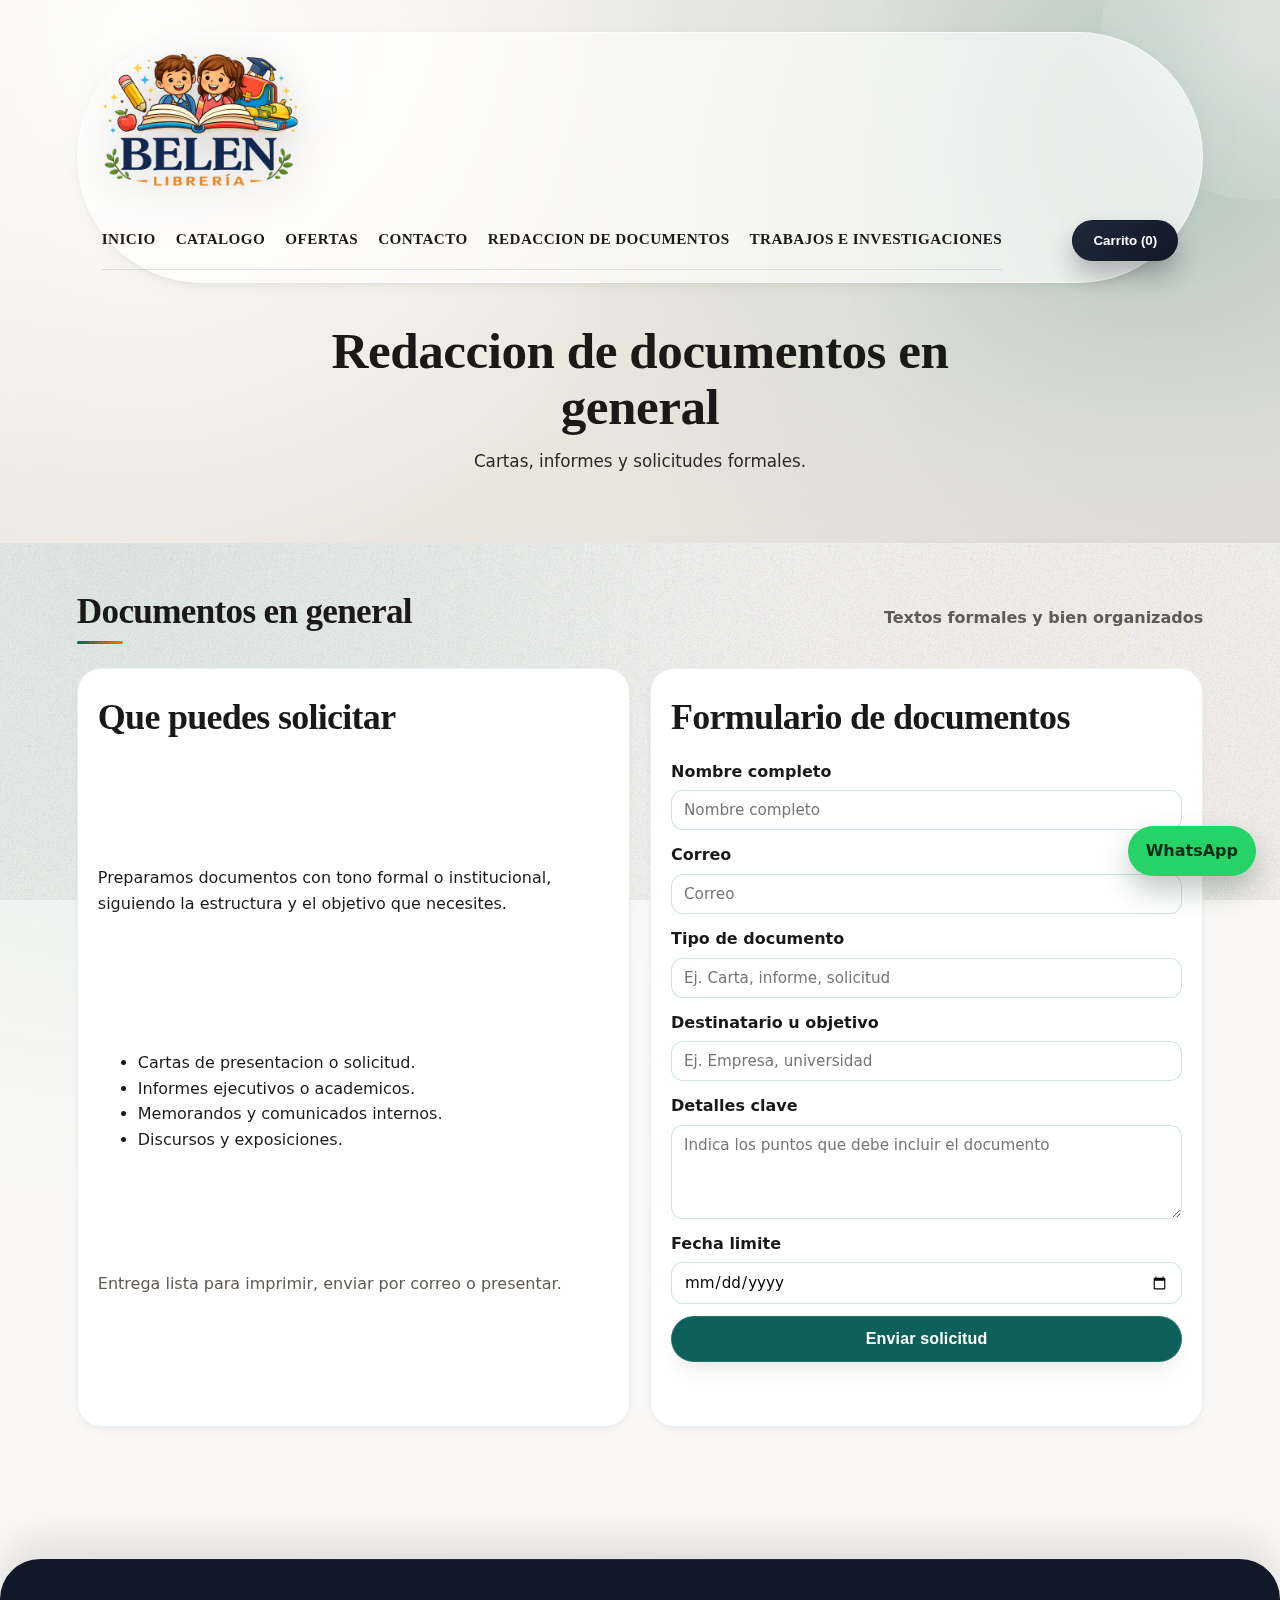
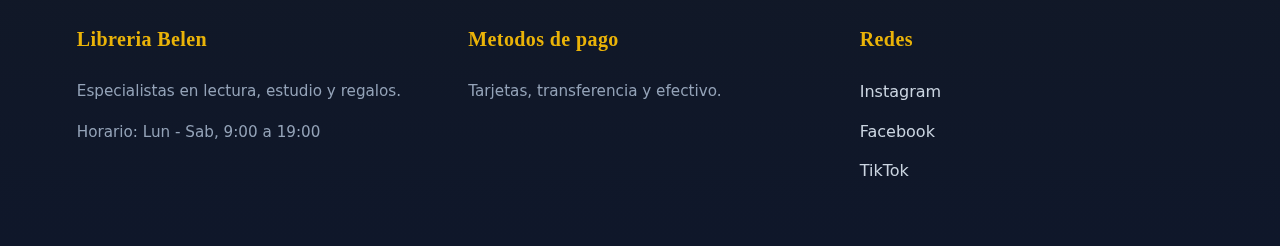
<file: redaccion-documentos.html>
<!doctype html>
<html lang="es">
  <head>
    <meta charset="utf-8" />
    <meta name="viewport" content="width=device-width, initial-scale=1" />
    <title>Libreria Belen - Redaccion de Documentos</title>
    <meta
      name="description"
      content="Redaccion profesional de documentos en general: cartas, informes, solicitudes y exposiciones."
    />
    <link rel="preconnect" href="https://fonts.googleapis.com" />
    <link rel="preconnect" href="https://fonts.gstatic.com" crossorigin />
    <link
      rel="stylesheet"
      href="https://fonts.googleapis.com/css2?family=Fraunces:wght@500;700&family=Manrope:wght@400;600;700&display=swap"
    />
    <link rel="stylesheet" href="assets/css/styles.css" />
  </head>
  <body>
    <header class="hero hero-small">
      <div class="topbar">
        <div class="brand">
          <img src="assets/img/logonuevo.png" alt="Libreria Belen" />
        </div>
        <nav class="menu">
          <a href="index.html">Inicio</a>
          <a href="catalogo.html">Catalogo</a>
          <a href="ofertas.html">Ofertas</a>
          <a href="contacto.html">Contacto</a>
          <a href="redaccion.html">Redaccion de documentos</a>
          <a href="trabajos.html">Trabajos e investigaciones</a>
        </nav>
        <button class="cart" data-cart-toggle>
          Carrito (<span data-cart-count>0</span>)
        </button>
      </div>
      <div class="hero-content hero-center" data-parallax="0.06">
        <h1>Redaccion de documentos en general</h1>
        <p>Cartas, informes y solicitudes formales.</p>
      </div>
    </header>

    <main class="highlight-section reveal">
      <div class="section-title">
        <h2>Documentos en general</h2>
        <span>Textos formales y bien organizados</span>
      </div>
      <div class="contact-grid">
        <div class="contact-card">
          <h3>Que puedes solicitar</h3>
          <p>
            Preparamos documentos con tono formal o institucional, siguiendo la
            estructura y el objetivo que necesites.
          </p>
          <ul>
            <li>Cartas de presentacion o solicitud.</li>
            <li>Informes ejecutivos o academicos.</li>
            <li>Memorandos y comunicados internos.</li>
            <li>Discursos y exposiciones.</li>
          </ul>
          <p class="section-intro">
            Entrega lista para imprimir, enviar por correo o presentar.
          </p>
        </div>
        <div class="contact-card">
          <h3>Formulario de documentos</h3>
          <form class="contact-form" id="docsForm">
            <label>
              Nombre completo
              <input type="text" name="nombre" placeholder="Nombre completo" required />
            </label>
            <label>
              Correo
              <input type="email" name="correo" placeholder="Correo" required />
            </label>
            <label>
              Tipo de documento
              <input type="text" name="tipo" placeholder="Ej. Carta, informe, solicitud" required />
            </label>
            <label>
              Destinatario u objetivo
              <input type="text" name="objetivo" placeholder="Ej. Empresa, universidad" required />
            </label>
            <label>
              Detalles clave
              <textarea
                rows="4"
                name="detalle"
                placeholder="Indica los puntos que debe incluir el documento"
                required
              ></textarea>
            </label>
            <label>
              Fecha limite
              <input type="date" name="fecha" required />
            </label>
            <button class="btn-primary" type="submit">Enviar solicitud</button>
          </form>
          <p id="docsStatus"></p>
        </div>
      </div>
    </main>

    <footer class="site-footer">
      <div>
        <h4>Libreria Belen</h4>
        <p>Especialistas en lectura, estudio y regalos.</p>
        <p>Horario: Lun - Sab, 9:00 a 19:00</p>
      </div>
      <div>
        <h4>Metodos de pago</h4>
        <p>Tarjetas, transferencia y efectivo.</p>
      </div>
      <div>
        <h4>Redes</h4>
        <a href="index.html">Instagram</a>
        <a href="index.html">Facebook</a>
        <a href="index.html">TikTok</a>
      </div>
    </footer>

    <aside class="cart-panel" id="cart-panel" aria-hidden="true">
      <div class="cart-panel-content">
        <div class="cart-panel-header">
          <h3>Tu carrito</h3>
          <button class="cart-close" type="button">Cerrar</button>
        </div>
        <div class="cart-items" id="cart-items"></div>
        <div class="cart-footer">
          <div class="cart-total">
            Total <span id="cart-total">S/ 0.00</span>
          </div>
          <button class="cart-checkout" type="button" data-checkout>
            Finalizar compra
          </button>
        </div>
        <form class="checkout" id="checkout-form" hidden>
          <h4>Datos para envio</h4>
          <label>
            Nombre completo
            <input type="text" id="customer-name" required />
          </label>
          <label>
            Direccion
            <input type="text" id="customer-address" required />
          </label>
          <label>
            Telefono
            <input type="tel" id="customer-phone" required />
          </label>
          <label>
            Nota adicional
            <textarea id="customer-note" rows="3"></textarea>
          </label>
          <button class="checkout-send" type="button" data-send-whatsapp>
            Enviar pedido por WhatsApp
          </button>
        </form>
        <div class="payment-section" id="payment-section" hidden>
          <h4>Resumen y pago</h4>
          <div class="order-summary" id="order-summary"></div>
          <button class="btn-ghost" type="button" id="download-pdf">
            Descargar PDF
          </button>
          <div class="qr-grid">
            <div class="qr-card">
              <span>Yape</span>
              <div class="qr-placeholder">Sube QR de Yape</div>
            </div>
            <div class="qr-card">
              <span>Plin</span>
              <div class="qr-placeholder">Sube QR de Plin</div>
            </div>
          </div>
          <p class="payment-note">
            Luego de pagar, adjunta el comprobante por WhatsApp.
          </p>
        </div>
      </div>
    </aside>
    <a
      class="whatsapp-float"
      href="https://wa.me/51947872207?text=Hola%2C%20quiero%20informacion%20sobre%20redaccion%20de%20documentos."
      target="_blank"
      rel="noopener"
      aria-label="Contactar por WhatsApp"
    >
      WhatsApp
    </a>

    <script defer src="assets/js/cart.js"></script>
    <script defer src="assets/js/ui.js"></script>
  </body>
</html>
</file>
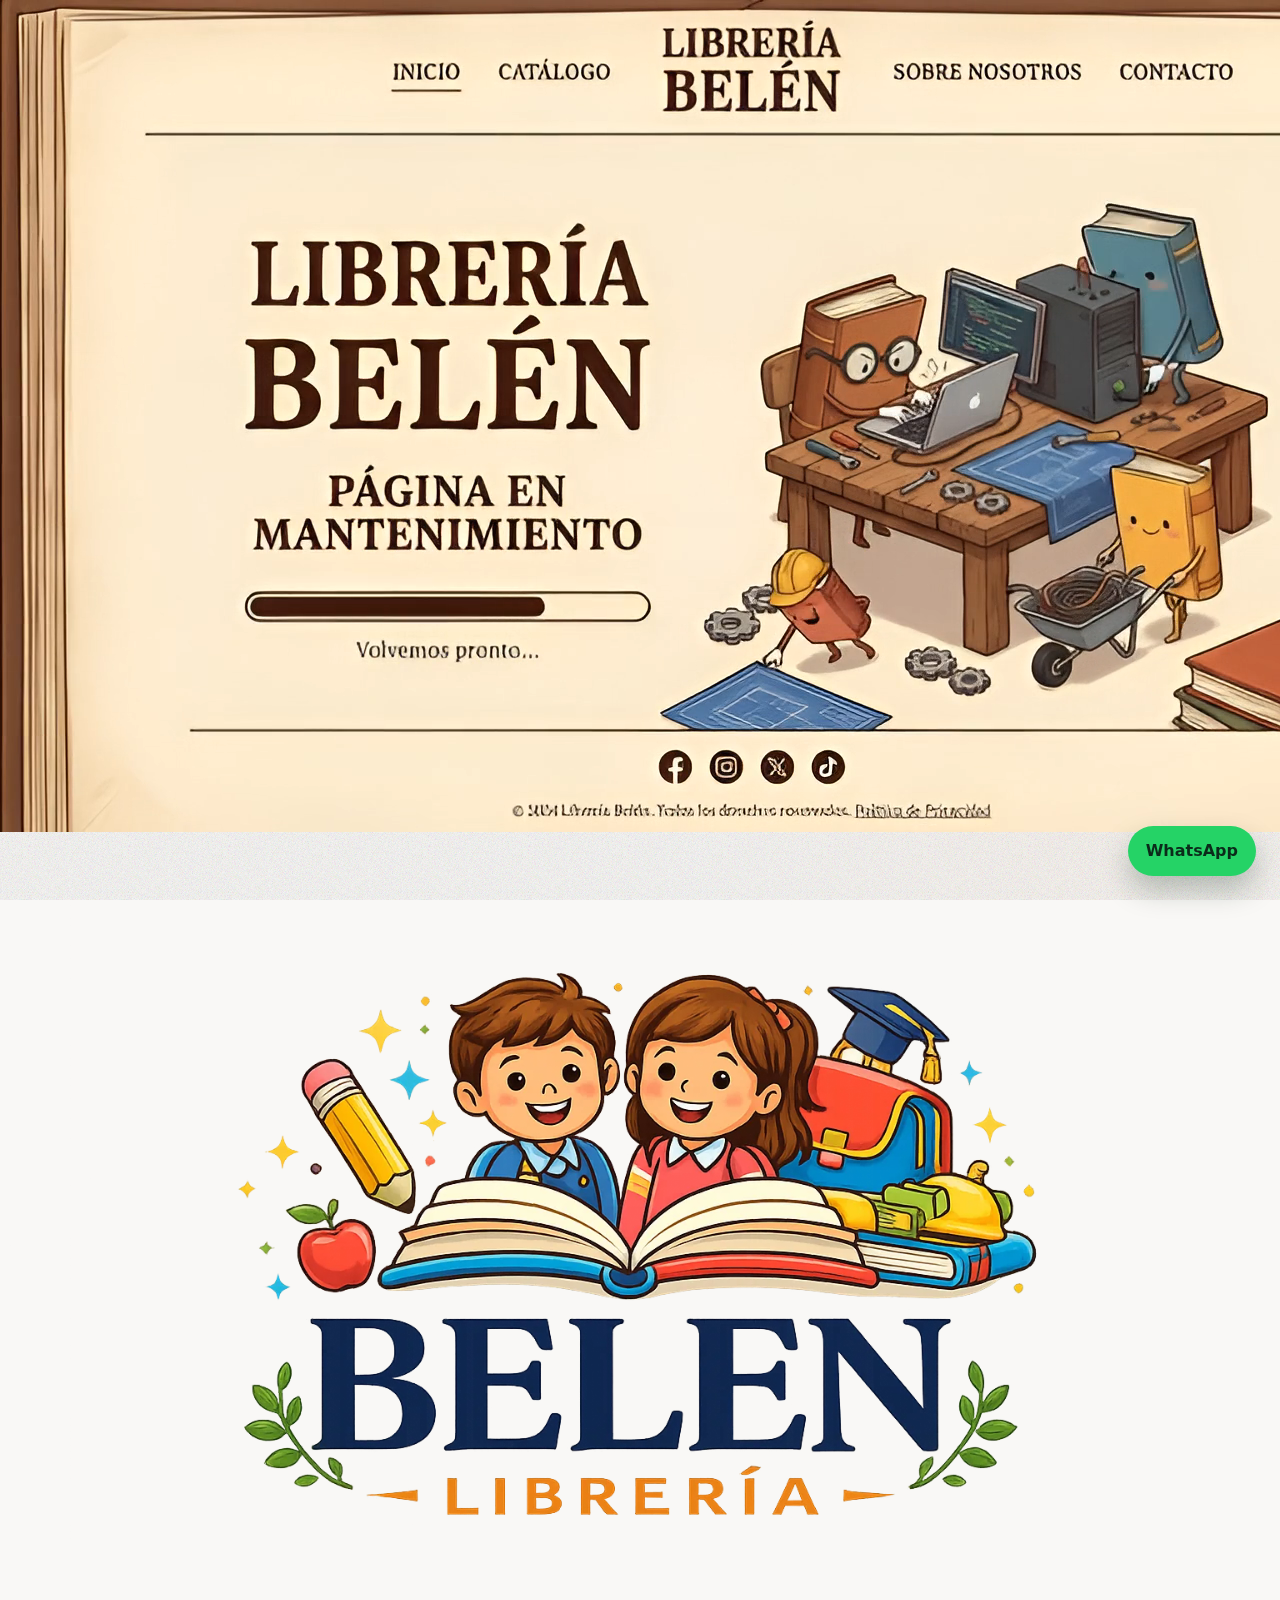
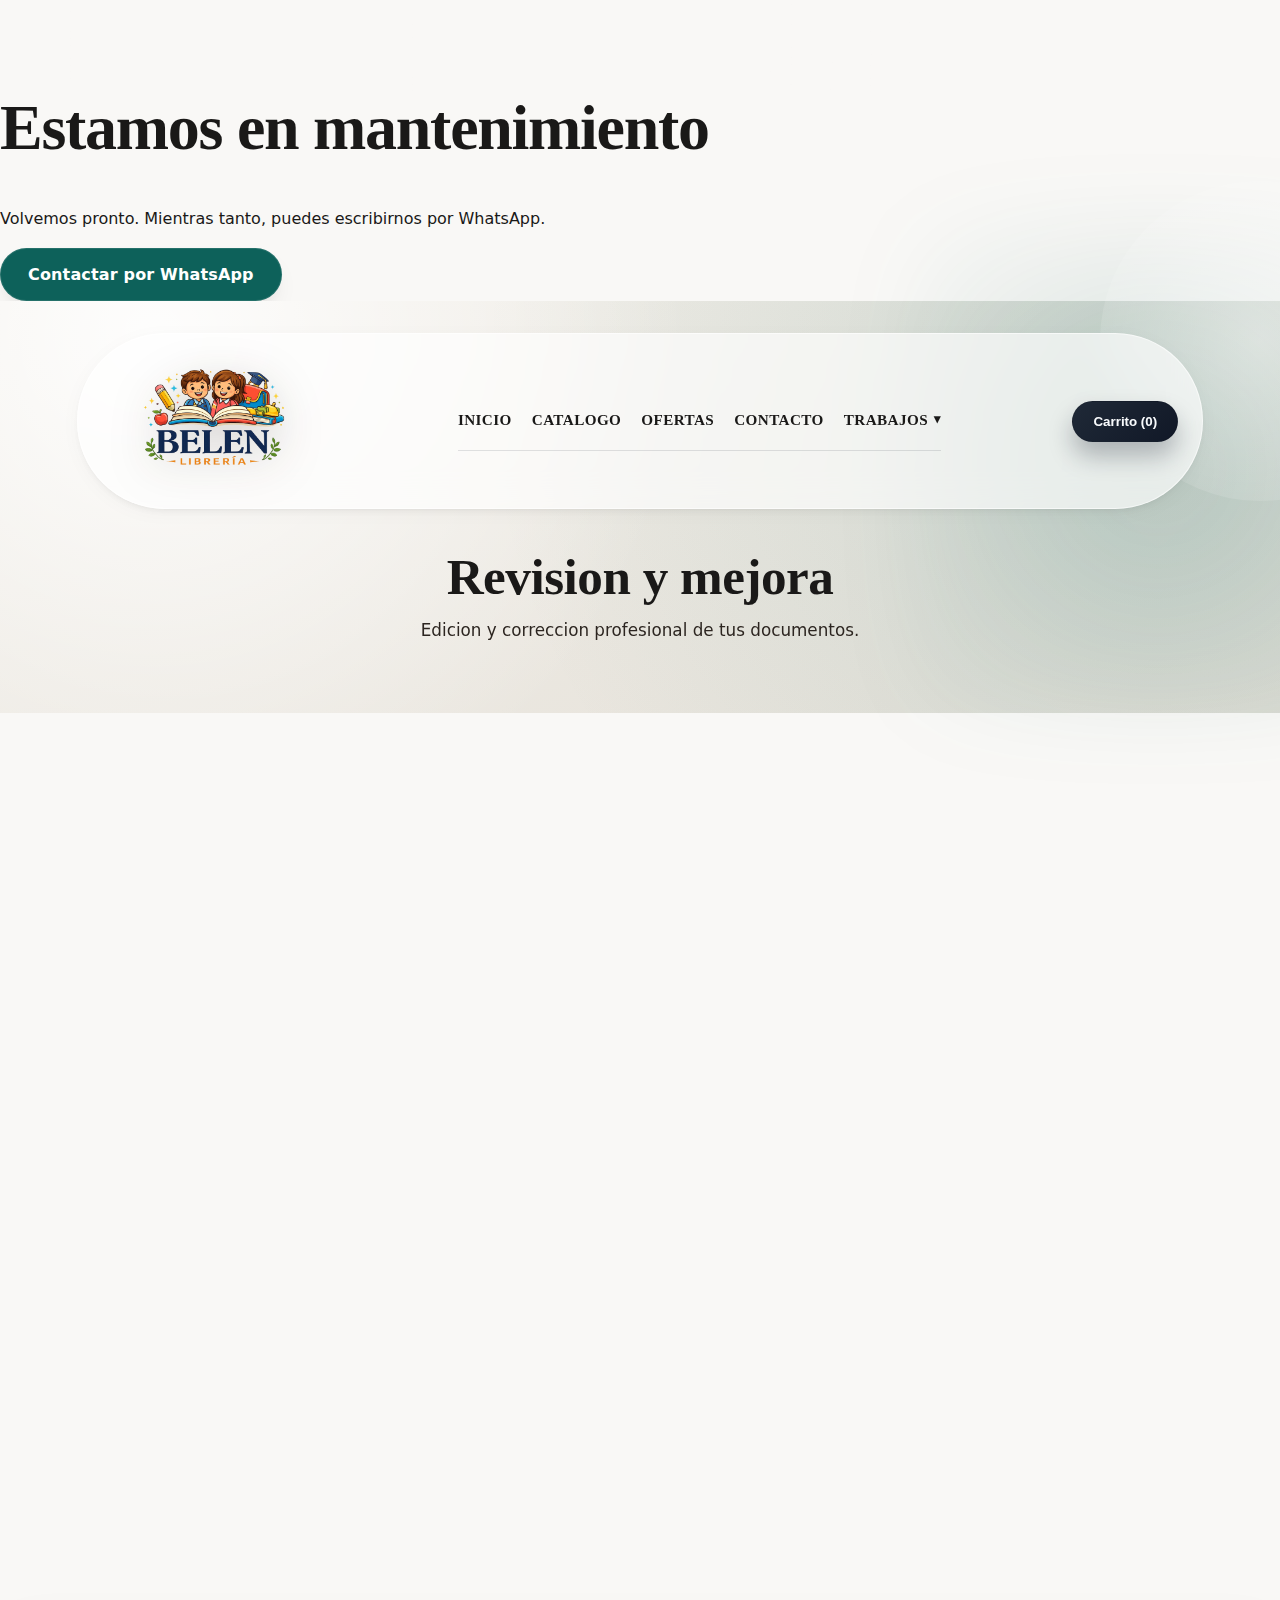
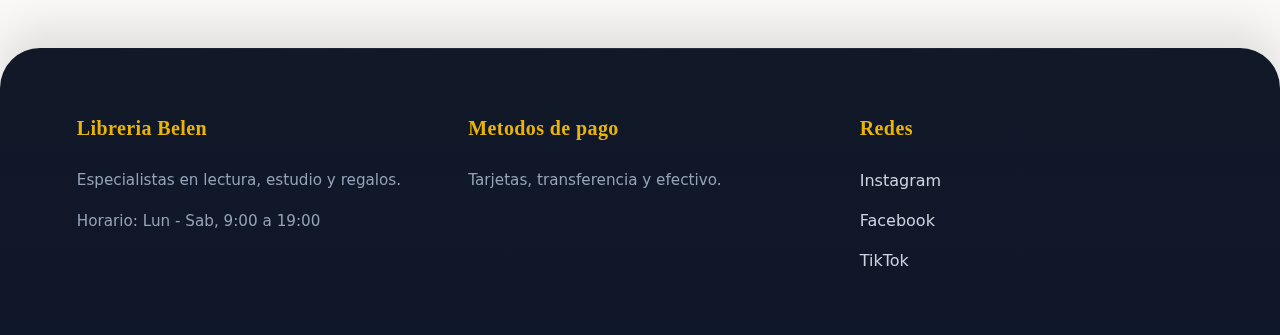
<file: redaccion-revision.html>
<!doctype html>
<html lang="es">
  <head>
    <meta charset="utf-8" />
    <meta name="viewport" content="width=device-width, initial-scale=1" />
    <title>Libreria Belen - Revision y Mejora de Documentos</title>
    <meta
      name="description"
      content="Revision y mejora de documentos con correccion profesional y opciones de edicion."
    />
    <link rel="preconnect" href="https://fonts.googleapis.com" />
    <link rel="preconnect" href="https://fonts.gstatic.com" crossorigin />
    <link
      rel="stylesheet"
      href="https://fonts.googleapis.com/css2?family=Fraunces:wght@500;700&family=Manrope:wght@400;600;700&display=swap"
    />
    <link rel="stylesheet" href="assets/css/styles.css" />
    <link rel="manifest" href="manifest.webmanifest" />
    <meta name="theme-color" content="#0D615A" />
    <link rel="apple-touch-icon" href="assets/img/icon.svg" />
  </head>
  <body class="maintenance">
  <div class="maintenance-overlay" role="dialog" aria-modal="true" aria-live="polite">
    <video class="maintenance-video" autoplay muted loop playsinline>
      <source src="assets/video/video-pagina-en-mantenimiento.mp4" type="video/mp4" />
      Tu navegador no soporta el video de mantenimiento.
    </video>
    <div class="maintenance-scrim" aria-hidden="true"></div>
    <div class="maintenance-content">
      <img class="maintenance-logo" src="assets/img/logonuevo.webp" alt="Libreria Belen" />
      <h1>Estamos en mantenimiento</h1>
      <p>Volvemos pronto. Mientras tanto, puedes escribirnos por WhatsApp.</p>
      <a class="btn-primary" href="https://wa.me/51947872207" target="_blank" rel="noopener">Contactar por WhatsApp</a>
    </div>
  </div>
    <header class="hero hero-small">
      <div class="topbar">
        <div class="brand">
          <img src="assets/img/logonuevo.webp" alt="Libreria Belen" />
        </div>
        <button class="menu-toggle" type="button" aria-label="Abrir menu" aria-expanded="false" aria-controls="primary-menu">Menu</button>
        <nav class="menu" id="primary-menu" aria-label="Menu principal">
          <a href="index.html">Inicio</a>
          <a href="catalogo.html">Catalogo</a>
          <a href="ofertas.html">Ofertas</a>
          <a href="contacto.html">Contacto</a>
          <details class="menu-dropdown">
            <summary>Trabajos</summary>
            <div class="dropdown">
              <a href="redaccion.html">Redaccion de documentos</a>
              <a href="trabajos.html">Trabajos e investigaciones</a>
              <a href="otros-trabajos.html">Otros trabajos</a>
            </div>
          </details>
        </nav>
        <button class="cart" data-cart-toggle>
          Carrito (<span data-cart-count>0</span>)
        </button>
      </div>
      <div class="hero-content hero-center" data-parallax="0.06">
        <h1>Revision y mejora</h1>
        <p>Edicion y correccion profesional de tus documentos.</p>
      </div>
    </header>

    <main class="highlight-section reveal">
      <div class="section-title">
        <h2>Revision y mejora</h2>
        <span>Edicion, orden y claridad</span>
      </div>
      <div class="contact-grid">
        <div class="contact-card">
          <h3>Como trabajamos</h3>
          <p>
            Analizamos tu documento actual y proponemos mejoras en redaccion,
            estructura y coherencia para un resultado mas profesional.
          </p>
          <ul>
            <li>Revision de estilo y ortografia.</li>
            <li>Reorganizacion del contenido.</li>
            <li>Observaciones con sugerencias claras.</li>
          </ul>
        </div>
        <div class="contact-card">
          <h3>Formulario de revision</h3>
          <form class="contact-form" id="revisionForm">
            <label>
              Nombre completo
              <input type="text" name="nombre" placeholder="Nombre completo" required />
            </label>
            <label>
              Correo
              <input type="email" name="correo" placeholder="Correo" required />
            </label>
            <label>
              Tipo de documento
              <input type="text" name="tipo" placeholder="Ej. Informe, carta, CV" required />
            </label>
            <label>
              Que necesitas mejorar
              <textarea
                rows="4"
                name="detalle"
                placeholder="Resume el tipo de mejoras que necesitas"
                required
              ></textarea>
            </label>
            <label>
              Adjuntar documento
              <input type="file" name="archivo" accept=".pdf,.doc,.docx" />
            </label>
            <button class="btn-primary" type="submit">Solicitar revision</button>
          </form>
          <p id="revisionStatus"></p>
        </div>
      </div>
    </main>

    <footer class="site-footer">
      <div>
        <h4>Libreria Belen</h4>
        <p>Especialistas en lectura, estudio y regalos.</p>
        <p>Horario: Lun - Sab, 9:00 a 19:00</p>
      </div>
      <div>
        <h4>Metodos de pago</h4>
        <p>Tarjetas, transferencia y efectivo.</p>
      </div>
      <div>
        <h4>Redes</h4>
        <a href="index.html">Instagram</a>
        <a href="index.html">Facebook</a>
        <a href="index.html">TikTok</a>
      </div>
    </footer>

    <aside class="cart-panel" id="cart-panel" aria-hidden="true">
      <div class="cart-panel-content">
        <div class="cart-panel-header">
          <h3>Tu carrito</h3>
          <button class="cart-close" type="button">Cerrar</button>
        </div>
        <div class="cart-items" id="cart-items"></div>
        <div class="cart-footer">
          <div class="cart-total">
            Total <span id="cart-total">S/ 0.00</span>
          </div>
          <button class="cart-checkout" type="button" data-checkout>
            Finalizar compra
          </button>
        </div>
        <form class="checkout" id="checkout-form" hidden>
          <h4>Datos para envio</h4>
          <label>
            Nombre completo
            <input type="text" id="customer-name" required />
          </label>
          <label>
            Direccion
            <input type="text" id="customer-address" required />
          </label>
          <label>
            Telefono
            <input type="tel" id="customer-phone" required />
          </label>
          <label>
            Nota adicional
            <textarea id="customer-note" rows="3"></textarea>
          </label>
          <button class="checkout-send" type="button" data-send-whatsapp>
            Enviar pedido por WhatsApp
          </button>
        </form>
        <div class="payment-section" id="payment-section" hidden>
          <h4>Resumen y pago</h4>
          <div class="order-summary" id="order-summary"></div>
          <button class="btn-ghost" type="button" id="download-pdf">
            Descargar PDF
          </button>
          <div class="qr-grid">
            <div class="qr-card">
              <span>Yape</span>
              <div class="qr-placeholder">Sube QR de Yape</div>
            </div>
            <div class="qr-card">
              <span>Plin</span>
              <div class="qr-placeholder">Sube QR de Plin</div>
            </div>
          </div>
          <p class="payment-note">
            Luego de pagar, adjunta el comprobante por WhatsApp.
          </p>
        </div>
      </div>
    </aside>
    <a
      class="whatsapp-float"
      href="https://wa.me/51947872207?text=Hola%2C%20quiero%20informacion%20sobre%20revision%20de%20documentos."
      target="_blank"
      rel="noopener"
      aria-label="Contactar por WhatsApp"
    >
      WhatsApp
    </a>

    <script defer src="assets/js/cart.js"></script>
    <script defer src="assets/js/ui.js?v=20260115"></script>
    <script defer src="assets/js/pwa.js"></script>
</body>
</html>
</file>
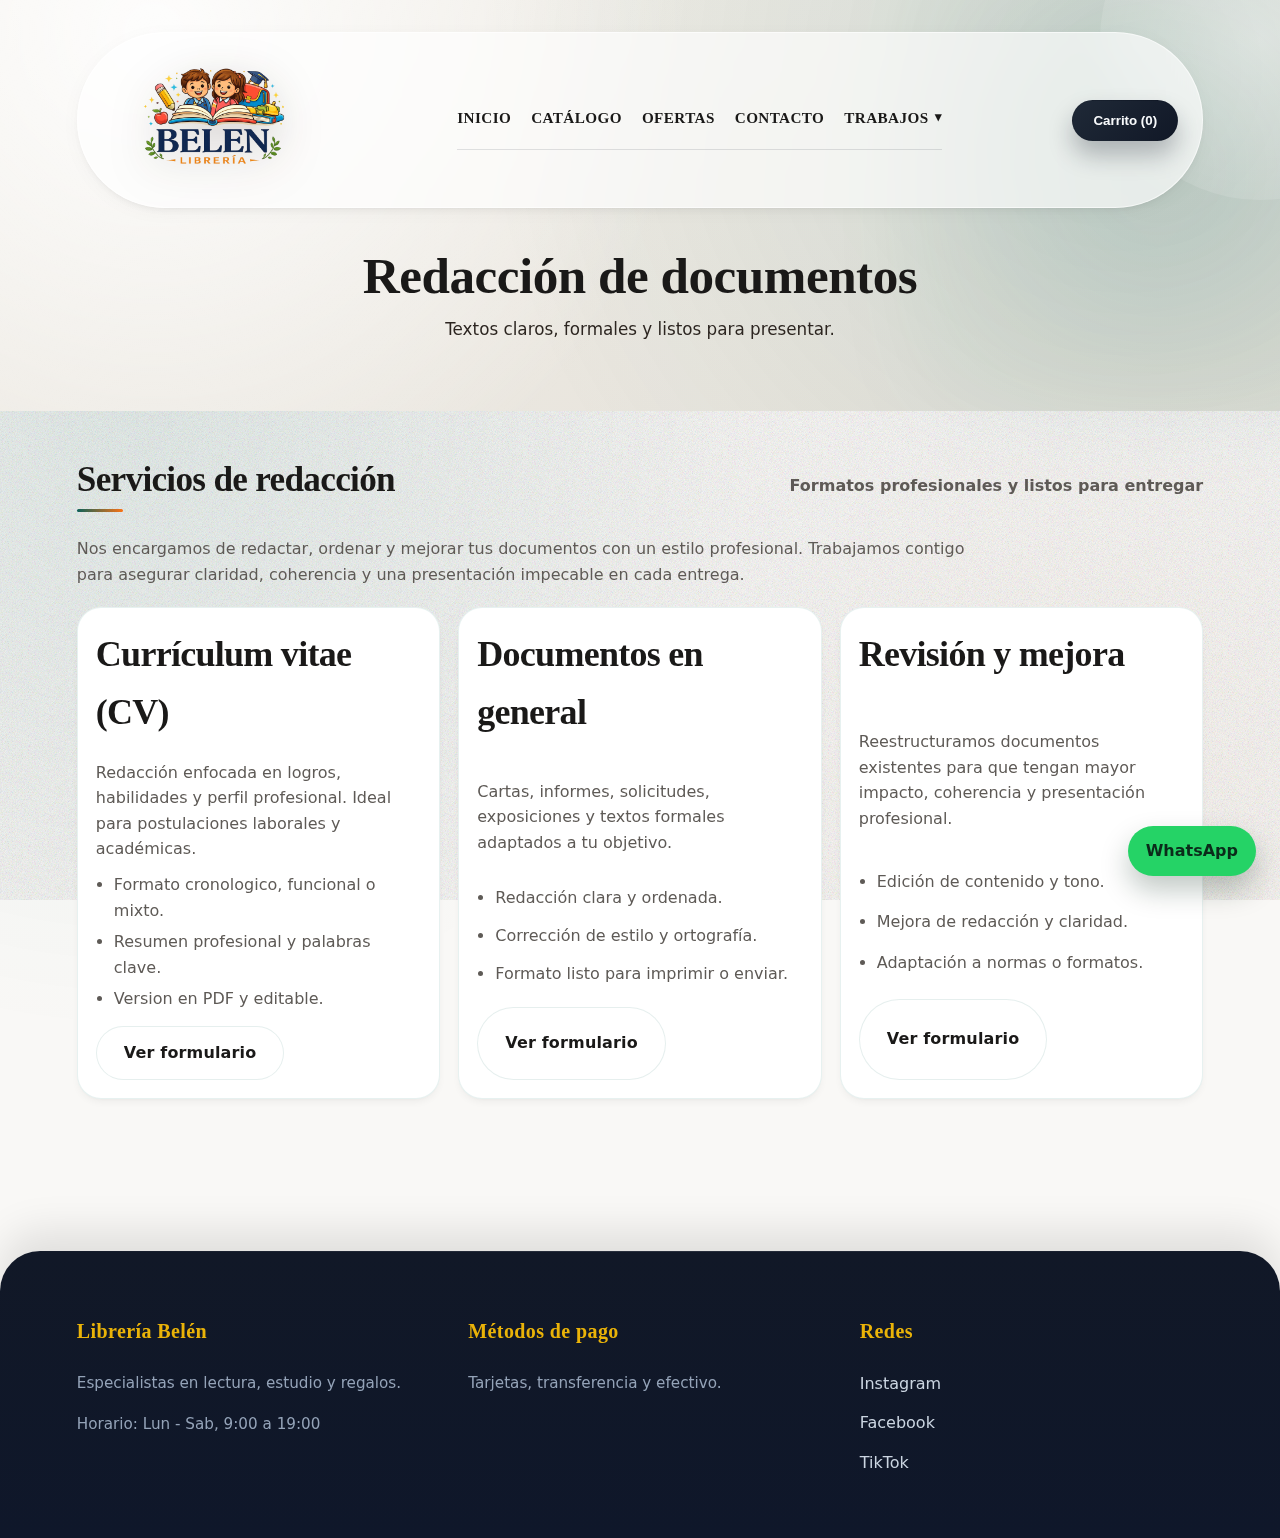
<file: redaccion.html>
<!doctype html>
<html lang="es">
  <head>
    <meta charset="utf-8" />
    <meta name="viewport" content="width=device-width, initial-scale=1" />
    <title>Librería Belén - Redacción de documentos</title>
    <meta
      name="description"
      content="Redacción profesional de currículum vitae y documentos en general. Solicita tu propuesta personalizada."
    />
    <link rel="preconnect" href="https://fonts.googleapis.com" />
    <link rel="preconnect" href="https://fonts.gstatic.com" crossorigin />
    <link
      rel="stylesheet"
      href="https://fonts.googleapis.com/css2?family=Fraunces:wght@500;700&family=Manrope:wght@400;600;700&display=swap"
    />
    <link rel="stylesheet" href="assets/css/styles.css" />
    <link rel="manifest" href="manifest.webmanifest" />
    <meta name="theme-color" content="#0D615A" />
    <link rel="apple-touch-icon" href="assets/img/icon.svg" />
  </head>
  <body>
<header class="hero hero-small">
      <div class="topbar">
        <div class="brand">
          <img src="assets/img/logonuevo.webp" alt="Librería Belén" />
        </div>
        <button class="menu-toggle" type="button" aria-label="Abrir menú" aria-expanded="false" aria-controls="primary-menu">Menú</button>
        <nav class="menu" id="primary-menu" aria-label="Menú principal">
          <a href="index.html">Inicio</a>
          <a href="catalogo.html">Catálogo</a>
          <a href="ofertas.html">Ofertas</a>
          <a href="contacto.html">Contacto</a>
          <details class="menu-dropdown">
            <summary>Trabajos</summary>
            <div class="dropdown">
              <a href="redaccion.html">Redacción de documentos</a>
              <a href="trabajos.html">Trabajos e investigaciones</a>
              <a href="otros-trabajos.html">Otros trabajos</a>
            </div>
          </details>
        </nav>
        <button class="cart" data-cart-toggle>
          Carrito (<span data-cart-count>0</span>)
        </button>
      </div>
      <div class="hero-content hero-center" data-parallax="0.06">
        <h1>Redacción de documentos</h1>
        <p>Textos claros, formales y listos para presentar.</p>
      </div>
    </header>

<main class="highlight-section reveal">
      <div class="section-title">
        <h2>Servicios de redacción</h2>
        <span>Formatos profesionales y listos para entregar</span>
      </div>
      <p class="section-intro">
        Nos encargamos de redactar, ordenar y mejorar tus documentos con un
        estilo profesional. Trabajamos contigo para asegurar claridad, coherencia
        y una presentación impecable en cada entrega.
      </p>
      <div class="research-grid">
        <article class="research-card">
          <h3>Currículum vitae (CV)</h3>
          <p>
            Redacción enfocada en logros, habilidades y perfil profesional.
            Ideal para postulaciones laborales y académicas.
          </p>
          <ul>
            <li>Formato cronologico, funcional o mixto.</li>
            <li>Resumen profesional y palabras clave.</li>
            <li>Version en PDF y editable.</li>
          </ul>
          <a class="btn-ghost research-cta" href="redaccion-cv.html">Ver formulario</a>
        </article>
        <article class="research-card">
          <h3>Documentos en general</h3>
          <p>
            Cartas, informes, solicitudes, exposiciones y textos formales
            adaptados a tu objetivo.
          </p>
          <ul>
            <li>Redacción clara y ordenada.</li>
            <li>Corrección de estilo y ortografía.</li>
            <li>Formato listo para imprimir o enviar.</li>
          </ul>
          <a class="btn-ghost research-cta" href="redaccion-documentos.html">Ver formulario</a>
        </article>
        <article class="research-card">
          <h3>Revisión y mejora</h3>
          <p>
            Reestructuramos documentos existentes para que tengan mayor impacto,
            coherencia y presentación profesional.
          </p>
          <ul>
            <li>Edición de contenido y tono.</li>
            <li>Mejora de redacción y claridad.</li>
            <li>Adaptación a normas o formatos.</li>
          </ul>
          <a class="btn-ghost research-cta" href="redaccion-revision.html">Ver formulario</a>
        </article>
      </div>
    </main>

    <footer class="site-footer">
      <div>
        <h4>Librería Belén</h4>
        <p>Especialistas en lectura, estudio y regalos.</p>
        <p>Horario: Lun - Sab, 9:00 a 19:00</p>
      </div>
      <div>
        <h4>Métodos de pago</h4>
        <p>Tarjetas, transferencia y efectivo.</p>
      </div>
      <div>
        <h4>Redes</h4>
        <a href="index.html">Instagram</a>
        <a href="index.html">Facebook</a>
        <a href="index.html">TikTok</a>
      </div>
    </footer>

    <aside class="cart-panel" id="cart-panel" aria-hidden="true">
      <div class="cart-panel-content">
        <div class="cart-panel-header">
          <h3>Tu carrito</h3>
          <button class="cart-close" type="button">Cerrar</button>
        </div>
        <div class="cart-items" id="cart-items"></div>
        <div class="cart-footer">
          <div class="cart-total">
            Total <span id="cart-total">S/ 0.00</span>
          </div>
          <button class="cart-checkout" type="button" data-checkout>
            Finalizar compra
          </button>
        </div>
        <form class="checkout" id="checkout-form" hidden>
          <h4>Datos para envío</h4>
          <label>
            Nombre completo
            <input type="text" id="customer-name" required />
          </label>
          <label>
            Dirección
            <input type="text" id="customer-address" required />
          </label>
          <label>
            Teléfono
            <input type="tel" id="customer-phone" required />
          </label>
          <label>
            Nota adicional
            <textarea id="customer-note" rows="3"></textarea>
          </label>
          <button class="checkout-send" type="button" data-send-whatsapp>
            Enviar pedido por WhatsApp
          </button>
        </form>
        <div class="payment-section" id="payment-section" hidden>
          <h4>Resumen y pago</h4>
          <div class="order-summary" id="order-summary"></div>
          <button class="btn-ghost" type="button" id="download-pdf">
            Descargar PDF
          </button>
          <div class="qr-grid">
            <div class="qr-card">
              <span>Yape</span>
              <div class="qr-placeholder">Sube QR de Yape</div>
            </div>
            <div class="qr-card">
              <span>Plin</span>
              <div class="qr-placeholder">Sube QR de Plin</div>
            </div>
          </div>
          <p class="payment-note">
            Luego de pagar, adjunta el comprobante por WhatsApp.
          </p>
        </div>
      </div>
    </aside>
    <a
      class="whatsapp-float"
      href="https://wa.me/51947872207?text=Hola%2C%20quiero%20informaci%C3%B3n%20sobre%20redacci%C3%B3n%20de%20documentos."
      target="_blank"
      rel="noopener"
      aria-label="Contactar por WhatsApp"
    >
      WhatsApp
    </a>

    <script defer src="assets/js/cart.js"></script>
    <script defer src="assets/js/ui.js?v=20260115"></script>
    <script defer src="assets/js/pwa.js"></script>
</body>
</html>
</file>
<file: assets/css/styles.css>
:root {
  /* Core Palette */
  --bg: #F9F8F6;
  --surface: #ffffff;
  --surface-2: #F2EFE9;
  --surface-glass: rgba(255, 255, 255, 0.75);
  --ink: #1A1918;
  --muted: #5e5a56;

  /* Brand Accents */
  --accent: #0D615A;
  /* Deeper Teal */
  --accent-light: #14B8A6;
  --accent-dark: #0A4F49;
  --accent-2: #F97316;
  /* High-priority Orange */
  --accent-3: #EAB308;

  /* Semantic */
  --leaf: #1f7a64;
  --success: #6ccaa3;
  --warning: #f59e0b;
  --error: #ef4444;

  /* Elevation & Depth */
  --shadow-xs: 0 2px 4px rgba(16, 16, 18, 0.03), 0 1px 2px rgba(16, 16, 18, 0.02);
  --shadow-sm: 0 4px 8px -2px rgba(16, 16, 18, 0.06), 0 2px 4px -2px rgba(16, 16, 18, 0.04);
  --shadow-md: 0 12px 24px -6px rgba(16, 16, 18, 0.08), 0 8px 12px -6px rgba(16, 16, 18, 0.04);
  --shadow-lg: 0 24px 48px -12px rgba(16, 16, 18, 0.12);
  --shadow-glow: 0 0 20px rgba(15, 118, 110, 0.15);

  /* Radius */
  --r-sm: 8px;
  --r-md: 16px;
  --r-lg: 24px;
  --r-xl: 32px;
  --r-pill: 9999px;

  /* Motion */
  --t-fast: 200ms;
  --t-med: 400ms;
  --t-slow: 600ms;
  --ease-out: cubic-bezier(0.21, 1.02, 0.48, 1);
  --ease-elastic: cubic-bezier(0.21, 1.15, 0.35, 1);

  --content-max: 1200px;
  --content-wide: 1400px;
}

@media (min-width: 1400px) {
  :root {
    --content-max: 1320px;
    --content-wide: 1560px;
  }
}

@media (min-width: 1800px) {
  :root {
    --content-max: 1480px;
    --content-wide: 1680px;
  }
}

* {
  box-sizing: border-box;
}

body {
  margin: 0;
  font-family: "Manrope", "Segoe UI", system-ui, sans-serif;
  color: var(--ink);
  background-color: var(--bg);
  background-image: url('../img/noise.svg'), radial-gradient(circle at 15% 10%, rgba(13, 97, 90, 0.03), transparent 30%), radial-gradient(circle at 85% 90%, rgba(249, 115, 22, 0.03), transparent 30%);
  background-attachment: fixed;
  background-size: 100px 100px, 100% 100%, 100% 100%;
  -webkit-font-smoothing: antialiased;
  line-height: 1.6;
}

h1,
h2,
h3,
h4 {
  font-family: "Fraunces", "Georgia", serif;
  font-weight: 700;
  color: var(--ink);
  letter-spacing: -0.02em;
  margin-top: 0;
}

h1 {
  font-size: clamp(2.5rem, 5vw, 4rem);
  line-height: 1.1;
}

h2 {
  font-size: clamp(2rem, 4vw, 3rem);
  line-height: 1.2;
}

h3 {
  font-size: clamp(1.5rem, 3vw, 2.25rem);
}

h4 {
  font-size: clamp(1.1rem, 2vw, 1.5rem);
}

img {
  max-width: 100%;
  display: block;
  border-radius: 18px;
}

.hero {
  padding: 32px 6vw 56px;
  background: radial-gradient(circle at 12% 8%, rgba(255, 255, 255, 0.9), rgba(255, 255, 255, 0) 45%),
    radial-gradient(circle at 88% 18%, rgba(13, 97, 90, 0.12), rgba(13, 97, 90, 0) 55%),
    linear-gradient(160deg, #F2EFE9 0%, #E6E2DA 100%);
  color: var(--ink);
  position: relative;
  overflow: hidden;
}

.hero::before {
  content: "";
  position: absolute;
  inset: -20% -10% auto auto;
  width: 500px;
  height: 500px;
  background: radial-gradient(circle, rgba(13, 97, 90, 0.15), rgba(13, 97, 90, 0));
  pointer-events: none;
  filter: blur(40px);
}

.hero-small {
  padding-bottom: 40px;
  overflow: visible;
}

.hero::after {
  content: "";
  position: absolute;
  right: -140px;
  top: -120px;
  width: 320px;
  height: 320px;
  background: radial-gradient(circle, rgba(255, 255, 255, 0.4), rgba(255, 255, 255, 0));
  border-radius: 50%;
  pointer-events: none;
}

/* Glass Utility */
.glass-panel {
  background: var(--surface-glass);
  backdrop-filter: blur(12px);
  -webkit-backdrop-filter: blur(12px);
  border: 1px solid rgba(255, 255, 255, 0.4);
  box-shadow: var(--shadow-sm), 0 0 0 1px rgba(13, 97, 90, 0.05);
}

.topbar {
  display: flex;
  align-items: center;
  justify-content: space-between;
  gap: 16px;
  flex-wrap: wrap;
  margin-bottom: 40px;
  padding: 12px 24px;
  border-radius: var(--r-pill);
  background: rgba(255, 255, 255, 0.65);
  backdrop-filter: blur(16px);
  -webkit-backdrop-filter: blur(16px);
  border: 1px solid rgba(255, 255, 255, 0.6);
  box-shadow: var(--shadow-sm), 0 4px 20px rgba(0, 0, 0, 0.03);
  transition: transform var(--t-med) var(--ease-out);
  position: relative;
  z-index: 2000;
}

.topbar:hover {
  background: rgba(255, 255, 255, 0.75);
  box-shadow: var(--shadow-md);
}

.news-ticker {
  margin: 0 0 24px;
  width: 100%;
  padding: 12px 4vw;
  border-radius: 0;
  background: rgba(17, 24, 39, 0.92);
  color: #f8fafc;
  box-shadow: 0 16px 34px rgba(15, 23, 42, 0.3);
  overflow: hidden;
  border-bottom: 1px solid rgba(255, 255, 255, 0.12);
}

.news-track {
  display: flex;
  gap: 32px;
  align-items: center;
  font-weight: 700;
  letter-spacing: 0.4px;
  animation: news-marquee 28s linear infinite;
}

.news-track span {
  white-space: nowrap;
}

.news-ticker:hover .news-track {
  animation-play-state: paused;
}

.topbar,
.hero-search,
.hero-content,
.section-title,
.catalog-notice,
.category-grid,
.grid,
.offers-grid,
.contact-grid,
.social-grid,
.research-grid,
.detail-card,
.detail-reviews {
  width: min(100%, var(--content-max));
  margin-inline: auto;
}

.hero-carousel,
.product-carousel,
.campaigns {
  width: min(100%, var(--content-wide));
  margin-inline: auto;
}

.section-divider {
  width: 100%;
  height: 80px;
  overflow: hidden;
  line-height: 0;
  background: transparent;
}

.section-divider svg {
  width: 100%;
  height: 100%;
  display: block;
}

.section-divider .wave-fill {
  fill: var(--surface-2);
}

.divider-mint .wave-fill {
  fill: #e7f6f3;
}

.divider-cream .wave-fill {
  fill: #f5f0e8;
}

.divider-peach .wave-fill {
  fill: #ffe8dc;
}


.hero-search {
  display: flex;
  justify-content: center;
  margin-bottom: 22px;
}

.hero-cta {
  display: flex;
  gap: 12px;
  flex-wrap: wrap;
  margin-bottom: 20px;
  justify-content: center;
}

.hero-cta .btn-primary {
  box-shadow: 0 16px 28px rgba(236, 107, 95, 0.35);
}

.btn-primary,
.btn-ghost {
  border: none;
  border-radius: var(--r-pill);
  padding: 14px 28px;
  font-weight: 700;
  cursor: pointer;
  text-decoration: none;
  display: inline-flex;
  align-items: center;
  justify-content: center;
  gap: 10px;
  font-size: 1rem;
  letter-spacing: 0.01em;
  transition: all var(--t-fast) var(--ease-out);
  position: relative;
  overflow: hidden;
}

.btn-primary {
  background: var(--accent);
  color: #fff;
  box-shadow: var(--shadow-md), 0 0 0 1px rgba(255, 255, 255, 0.1) inset;
}

.btn-primary:after {
  content: '';
  position: absolute;
  inset: 0;
  background: linear-gradient(to bottom, rgba(255, 255, 255, 0.15), transparent);
  opacity: 0;
  transition: opacity var(--t-fast) ease;
}

.btn-ghost {
  background: rgba(255, 255, 255, 0.6);
  color: var(--ink);
  box-shadow: 0 0 0 1px rgba(13, 97, 90, 0.1) inset;
  backdrop-filter: blur(8px);
}

.btn-primary:hover {
  transform: translateY(-2px);
  box-shadow: var(--shadow-lg), 0 0 20px rgba(13, 97, 90, 0.4);
  background: var(--accent-light);
}

.btn-primary:hover:after {
  opacity: 1;
}

.btn-ghost:hover {
  transform: translateY(-2px);
  background: rgba(255, 255, 255, 0.9);
  box-shadow: var(--shadow-sm);
  color: var(--accent);
}

.btn-primary:active,
.btn-ghost:active {
  transform: translateY(0) scale(0.98);
}

.btn-primary:focus-visible,
.btn-ghost:focus-visible,
.cart:focus-visible,
.cart-checkout:focus-visible,
.checkout-send:focus-visible {
  outline: 2px solid var(--accent-2);
  outline-offset: 2px;
}

.hero-carousel {
  background: rgba(255, 255, 255, 0.9);
  border-radius: var(--r-lg);
  box-shadow: var(--shadow-md);
  padding: 16px;
  border: 1px solid rgba(15, 118, 110, 0.12);
  width: 100%;
}

.hero-carousel.full-width {
  width: 100%;
  max-width: none;
  margin: 0 auto 28px;
}

.hero-swiper {
  position: relative;
  width: 100%;
}

.hero-slide {
  border-radius: var(--r-lg);
  overflow: hidden;
  min-height: 0;
  position: relative;
  width: 100%;
  aspect-ratio: 16 / 9;
}

.hero-slide img {
  width: 100%;
  height: 100%;
  display: block;
  border-radius: 0;
  object-fit: cover;
}

.hero-swiper .swiper-slide {
  opacity: 0;
}

.hero-swiper .swiper-slide-active,
.hero-swiper .swiper-slide-duplicate-active {
  opacity: 1;
}

.hero-slide-content {
  position: relative;
  z-index: 2;
  padding: 28px;
  max-width: 460px;
  background: rgba(255, 255, 255, 0.78);
  border-radius: var(--r-lg);
  box-shadow: 0 16px 28px rgba(16, 16, 18, 0.12);
  border: 1px solid rgba(15, 118, 110, 0.1);
}

.hero-carousel,
.search-wrap,
.campaign-card,
.promo-dialog,
.cart-panel-content,
.detail-card,
.card {
  background-color: var(--surface);
}

.hero-slide h2 {
  margin: 10px 0;
  font-size: clamp(1.6rem, 3vw, 2.4rem);
}

.hero-slide p {
  margin: 0 0 16px;
  color: var(--muted);
}

.hero-slide-bg {
  position: absolute;
  inset: 0;
  opacity: 0.7;
}

.bg-warm {
  background: radial-gradient(circle at top, #fff3e6, #f1d2b8);
}

.bg-mint {
  background: radial-gradient(circle at top, #e7f6f3, #bfe2db);
}

.bg-imagen2 {
  background-color: #e5f4f2;
  background-image: url("assets/img/imagen2.webp");
  background-repeat: no-repeat;
  background-position: center;
  background-size: contain;
}

.bg-lavender {
  background: radial-gradient(circle at top, #f1f5f9, #dfe7ef);
}

.bg-peach {
  background: radial-gradient(circle at top, #ffe8dc, #f2bfa8);
}

.pill {
  display: inline-block;
  padding: 6px 12px;
  border-radius: var(--r-pill);
  background: rgba(255, 255, 255, 0.7);
  font-weight: 700;
  color: var(--accent);
}

.hero-controls {
  display: flex;
  align-items: center;
  gap: 10px;
  padding: 12px 0 4px;
  width: 100%;
}

.hero-message {
  max-width: none;
  width: 100%;
  margin: 0;
  text-align: center;
  padding: 22px 28px;
  background: linear-gradient(180deg, rgba(255, 255, 255, 0.78), rgba(249, 248, 246, 0.35));
  border: 1px solid rgba(255, 255, 255, 0.6);
  border-radius: var(--r-lg);
  box-shadow: 0 24px 50px rgba(15, 118, 110, 0.08);
  backdrop-filter: blur(14px);
  -webkit-backdrop-filter: blur(14px);
  position: relative;
  isolation: isolate;
}

.hero-message::before {
  content: "";
  position: absolute;
  inset: -18px -12px;
  background: radial-gradient(circle at 20% 0%, rgba(13, 97, 90, 0.12), transparent 55%),
    radial-gradient(circle at 80% 100%, rgba(249, 115, 22, 0.12), transparent 55%);
  filter: blur(14px);
  z-index: -1;
  opacity: 0.9;
}

.hero-message::after {
  content: "";
  position: absolute;
  inset: 0;
  border-radius: inherit;
  background: linear-gradient(140deg, rgba(255, 255, 255, 0.35), rgba(255, 255, 255, 0));
  opacity: 0.6;
  pointer-events: none;
}

.hero-message-eyebrow {
  display: inline-flex;
  align-items: center;
  justify-content: center;
  padding: 6px 14px;
  border-radius: var(--r-pill);
  background: rgba(255, 255, 255, 0.7);
  border: 1px solid rgba(13, 97, 90, 0.12);
  color: var(--accent-dark);
  font-weight: 700;
  letter-spacing: 0.08em;
  text-transform: uppercase;
  font-size: 0.7rem;
  box-shadow: 0 10px 20px rgba(13, 97, 90, 0.12);
}

.hero-message h1 {
  text-shadow: 0 18px 32px rgba(45, 28, 18, 0.18);
}

.hero-center {
  text-align: center;
  max-width: 720px;
  margin: 0 auto 16px;
}

.hero-center p {
  margin: 0;
  color: var(--muted);
}

.hero-message-body {
  margin: 10px 0 18px;
  color: var(--muted);
  font-size: 1.1rem;
}

.hero-message-highlights {
  display: flex;
  flex-wrap: wrap;
  gap: 10px 12px;
  justify-content: center;
  margin-bottom: 18px;
}

.hero-message-highlights span {
  padding: 6px 12px;
  border-radius: var(--r-pill);
  background: rgba(255, 255, 255, 0.65);
  border: 1px solid rgba(249, 115, 22, 0.18);
  color: #9a3412;
  font-weight: 700;
  font-size: 0.9rem;
  box-shadow: 0 10px 20px rgba(249, 115, 22, 0.12);
}

.hero-play {
  margin-left: auto;
  border: 1px solid rgba(15, 118, 110, 0.18);
  background: linear-gradient(135deg, #ffffff, #e9f5f1);
  padding: 8px 14px;
  border-radius: var(--r-pill);
  font-weight: 700;
  cursor: pointer;
  box-shadow: var(--shadow-xs);
  transition: transform var(--t-fast) var(--ease-out),
    box-shadow var(--t-fast) var(--ease-out),
    background var(--t-fast) var(--ease-out);
}

.hero-controls .swiper-pagination {
  margin: 0 auto;
}

.hero-play:hover {
  transform: translateY(-1px);
  box-shadow: 0 12px 22px rgba(16, 16, 18, 0.14);
  background: linear-gradient(135deg, #ffffff, #def1ec);
}

.hero-play:disabled {
  opacity: 0.6;
  cursor: not-allowed;
}

.swiper-button-prev,
.swiper-button-next {
  position: static;
  width: 34px;
  height: 34px;
  border-radius: var(--r-pill);
  background: linear-gradient(135deg, #ffffff, #eef6f3);
  color: var(--ink);
  border: 1px solid rgba(15, 118, 110, 0.2);
  box-shadow: 0 10px 18px rgba(16, 16, 18, 0.12);
  transition: transform var(--t-fast) var(--ease-out),
    box-shadow var(--t-fast) var(--ease-out),
    background var(--t-fast) var(--ease-out);
}

.swiper-button-prev::after,
.swiper-button-next::after {
  font-size: 14px;
}

.swiper-button-prev:hover,
.swiper-button-next:hover {
  transform: translateY(-1px);
  box-shadow: 0 14px 24px rgba(16, 16, 18, 0.16);
  background: linear-gradient(135deg, #ffffff, #e6f2ee);
}

.swiper-pagination-bullet {
  background: rgba(15, 118, 110, 0.2);
  opacity: 1;
}

.swiper-pagination-bullet-active {
  background: var(--accent);
}

.brand {
  font-weight: 700;
  letter-spacing: 0.5px;
  font-size: clamp(1.6rem, 2.4vw, 2.2rem);
}

.brand img {
  height: clamp(80px, 12vw, 150px);
  width: auto;
  border-radius: 0;
  display: block;
  filter: drop-shadow(0 10px 22px rgba(40, 26, 18, 0.18));
}


.menu {
  display: flex;
  gap: 20px;
  flex-wrap: wrap;
  align-items: center;
  padding: 10px 0;
  border-bottom: 1px solid rgba(15, 23, 42, 0.12);
  background: transparent;
}

.menu-toggle {
  border: 1px solid rgba(15, 118, 110, 0.2);
  background: rgba(255, 255, 255, 0.9);
  color: var(--accent-dark);
  padding: 10px 16px;
  border-radius: var(--r-pill);
  font-weight: 800;
  cursor: pointer;
  letter-spacing: 0.04em;
  text-transform: uppercase;
  display: none;
  box-shadow: var(--shadow-sm);
}

.menu-toggle::before {
  content: "";
  width: 18px;
  height: 2px;
  background: currentColor;
  display: inline-block;
  border-radius: 999px;
  box-shadow: 0 6px 0 currentColor, 0 12px 0 currentColor;
}

.menu-toggle:focus-visible {
  outline: 2px solid var(--accent-2);
  outline-offset: 2px;
}

.menu a,
.menu summary {
  color: inherit;
  text-decoration: none;
  font-family: "Fraunces", "Times New Roman", serif;
  font-weight: 600;
  letter-spacing: 0.4px;
  padding: 6px 0;
  border-bottom: 2px solid transparent;
  position: relative;
  text-transform: uppercase;
  font-size: 0.95rem;
  transition: color var(--t-fast) var(--ease-out),
    border-color var(--t-med) var(--ease-out),
    transform var(--t-fast) var(--ease-out);
}

.menu summary {
  list-style: none;
  cursor: pointer;
  display: inline-flex;
  align-items: center;
  gap: 6px;
}

.menu summary::-webkit-details-marker {
  display: none;
}

.menu a:hover,
.menu summary:hover,
.menu a:focus-visible,
.menu summary:focus-visible {
  border-bottom-color: rgba(15, 118, 110, 0.75);
  color: rgba(15, 118, 110, 0.95);
  transform: translateY(-1px);
}

.menu-dropdown {
  position: relative;
  z-index: 40;
}

.menu-dropdown summary::after {
  content: "▾";
  display: inline-block;
  font-size: 0.85em;
  color: currentColor;
  transform: translateY(-1px);
  transition: transform var(--t-med) var(--ease-out),
    color var(--t-med) var(--ease-out);
}

.menu-dropdown[open] summary::after {
  transform: translateY(-1px) rotate(180deg);
}

.menu-dropdown .dropdown {
  position: absolute;
  top: calc(100% + 12px);
  left: 0;
  z-index: 80;
  min-width: 240px;
  background: #ffffff;
  border: 1px solid rgba(15, 23, 42, 0.12);
  border-radius: 12px;
  box-shadow: 0 18px 28px rgba(15, 23, 42, 0.14);
  padding: 14px 16px;
  display: grid;
  gap: 10px;
  z-index: 20;
}

.menu-dropdown:not([open]) .dropdown {
  display: none;
}

.menu-dropdown .dropdown a {
  padding-bottom: 0;
  border-bottom: 1px solid rgba(15, 23, 42, 0.08);
  padding-bottom: 8px;
  text-transform: none;
  letter-spacing: 0.2px;
  font-size: 0.95rem;
}

.menu-dropdown .dropdown a::after {
  display: none;
}

.menu-dropdown .dropdown a:hover,
.menu-dropdown .dropdown a:focus-visible {
  border-bottom-color: rgba(15, 118, 110, 0.6);
  color: rgba(15, 118, 110, 0.95);
}

a:focus-visible,
button:focus-visible,
input:focus-visible,
select:focus-visible,
textarea:focus-visible {
  outline: 2px solid var(--accent);
  outline-offset: 3px;
}

.cart {
  border: 1px solid rgba(0, 0, 0, 0.06);
  background: linear-gradient(135deg, #1f2937, #111827);
  color: #f8fafc;
  padding: 12px 20px;
  border-radius: 999px;
  font-weight: 800;
  cursor: pointer;
  box-shadow: 0 14px 24px rgba(17, 24, 39, 0.28);
}

.cart:disabled {
  opacity: 0.6;
  cursor: not-allowed;
}

.hero-content {
  max-width: 760px;
}

.hero-content h1 {
  font-size: clamp(2.2rem, 4vw, 3.4rem);
  margin: 0 0 12px;
  letter-spacing: -0.5px;
}

.hero-content p {
  margin: 0 0 28px;
  font-size: 1.05rem;
  color: #2c2520;
  animation: rise 0.9s ease-out;
}

.search-wrap {
  display: flex;
  align-items: center;
  gap: 8px;
  background: #fff;
  padding: 8px;
  border-radius: var(--r-pill);
  box-shadow: var(--shadow-md);
  margin: 0 auto;
  max-width: 600px;
  width: 100%;
  border: 1px solid rgba(13, 97, 90, 0.1);
  transition: transform 0.3s var(--ease-out), box-shadow 0.3s var(--ease-out);
  position: relative;
  z-index: 150;
}

.search-wrap:focus-within {
  transform: translateY(-2px) scale(1.01);
  box-shadow: var(--shadow-lg);
  border-color: var(--accent);
}

.search-wrap input {
  border: none;
  outline: none;
  flex: 1;
  font-size: 1.05rem;
  background: transparent;
  padding: 8px 16px;
  color: var(--ink);
  font-weight: 500;
}

.search-wrap input::placeholder {
  color: var(--muted);
  opacity: 0.8;
}

.search-wrap button {
  border: none;
  background: var(--accent);
  color: #fff;
  padding: 12px 24px;
  border-radius: var(--r-pill);
  font-weight: 700;
  cursor: pointer;
  transition: background var(--t-fast);
  box-shadow: 0 4px 12px rgba(13, 97, 90, 0.3);
}

.search-wrap button:hover {
  background: var(--accent-light);
}

.search-suggest {
  position: absolute;
  top: calc(100% + 10px);
  left: 0;
  right: 0;
  z-index: 160;
  background: rgba(255, 255, 255, 0.96);
  border-radius: 20px;
  border: 1px solid rgba(15, 118, 110, 0.14);
  box-shadow: var(--shadow-lg);
  padding: 10px;
  display: grid;
  gap: 6px;
  max-height: 320px;
  overflow: auto;
  backdrop-filter: blur(10px);
  -webkit-backdrop-filter: blur(10px);
}

.search-suggest-item {
  display: grid;
  grid-template-columns: 48px 1fr auto;
  gap: 12px;
  align-items: center;
  padding: 10px 12px;
  border-radius: 16px;
  text-decoration: none;
  color: var(--ink);
  background: transparent;
  transition: background var(--t-fast) var(--ease-out),
    transform var(--t-fast) var(--ease-out);
}

.search-suggest-item:hover,
.search-suggest-item.is-active {
  background: rgba(15, 118, 110, 0.08);
  transform: translateY(-1px);
}

.search-suggest-thumb {
  width: 48px;
  height: 48px;
  border-radius: 14px;
  object-fit: cover;
  border: 1px solid rgba(15, 118, 110, 0.08);
  background: #fff;
}

.search-suggest-text h4 {
  margin: 0;
  font-size: 0.98rem;
  font-family: "Manrope", "Segoe UI", system-ui, sans-serif;
  font-weight: 700;
}

.search-suggest-text p {
  margin: 2px 0 0;
  color: var(--muted);
  font-size: 0.86rem;
}

.search-suggest-cta {
  font-weight: 700;
  font-size: 0.85rem;
  color: var(--accent);
}

.search-suggest-empty {
  padding: 12px;
  border-radius: 14px;
  background: rgba(249, 115, 22, 0.12);
  color: #9a3412;
  font-weight: 700;
  text-align: center;
}

.catalog {
  padding: 48px 6vw 72px;
  background: radial-gradient(circle at 10% 0%, rgba(15, 118, 110, 0.08), transparent 45%);
}

.catalog-notice {
  display: grid;
  grid-template-columns: repeat(auto-fit, minmax(240px, 1fr));
  gap: 24px;
  align-items: center;
  padding: 24px;
  background: rgba(255, 255, 255, 0.85);
  border-radius: var(--r-lg);
  border: 1px solid rgba(15, 118, 110, 0.12);
  box-shadow: var(--shadow-sm);
}

.catalog-notice img {
  width: 100%;
  max-width: 520px;
  justify-self: center;
  border-radius: var(--r-lg);
  box-shadow: 0 16px 30px rgba(16, 16, 18, 0.14);
}

.category-tiles {
  padding: 36px 6vw 24px;
  background: linear-gradient(180deg, rgba(255, 255, 255, 0.8), rgba(249, 248, 246, 0.6));
}

.category-grid {
  display: grid;
  grid-template-columns: repeat(4, minmax(0, 1fr));
  gap: 18px;
}

.category-tile {
  display: grid;
  grid-template-rows: auto 1fr;
  gap: 12px;
  padding: 16px;
  border-radius: var(--r-lg);
  text-decoration: none;
  color: var(--ink);
  border: 1px solid rgba(15, 118, 110, 0.12);
  box-shadow: var(--shadow-sm);
  position: relative;
  overflow: hidden;
  transition: transform var(--t-fast) var(--ease-out),
    box-shadow var(--t-fast) var(--ease-out);
}

.category-tile::after {
  content: "";
  position: absolute;
  inset: 0;
  background: linear-gradient(120deg, rgba(255, 255, 255, 0.2), transparent);
  opacity: 0;
  transition: opacity var(--t-fast) var(--ease-out);
}

.category-tile:hover {
  transform: translateY(-4px);
  box-shadow: var(--shadow-md);
}

.category-tile:hover::after {
  opacity: 1;
}

.category-tile-media img {
  width: 100%;
  height: 160px;
  object-fit: cover;
  border-radius: var(--r-md);
  border: 1px solid rgba(15, 118, 110, 0.12);
}

.category-tile-body h3 {
  margin: 0 0 6px;
  font-size: 1.1rem;
}

.category-tile-body p {
  margin: 0 0 12px;
  color: var(--muted);
  font-size: 0.95rem;
}

.category-cta {
  font-weight: 700;
  color: var(--accent);
  font-size: 0.9rem;
}

.tile-cuadernos {
  background: linear-gradient(140deg, rgba(255, 255, 255, 0.95), rgba(231, 246, 243, 0.9));
}

.tile-papeleria {
  background: linear-gradient(140deg, rgba(255, 255, 255, 0.95), rgba(255, 243, 230, 0.9));
}

.tile-regalos {
  background: linear-gradient(140deg, rgba(255, 255, 255, 0.95), rgba(241, 245, 249, 0.9));
}

.tile-redaccion {
  background: linear-gradient(140deg, rgba(255, 255, 255, 0.95), rgba(255, 232, 220, 0.9));
}

.catalog-notice-content h3 {
  margin: 0 0 12px;
  font-size: clamp(1.4rem, 2.4vw, 1.9rem);
}

.catalog-notice-content p {
  margin: 0 0 18px;
  color: var(--muted);
  font-size: 1.02rem;
}

.featured-spotlight {
  display: grid;
  grid-template-columns: minmax(0, 1fr) minmax(0, 1.2fr);
  gap: 24px;
  align-items: center;
  padding: 24px;
  margin-bottom: 28px;
  border-radius: var(--r-xl);
  background: linear-gradient(135deg, rgba(255, 250, 243, 0.95), rgba(255, 255, 255, 0.95));
  border: 1px solid rgba(249, 115, 22, 0.18);
  box-shadow: var(--shadow-md), 0 16px 30px rgba(249, 115, 22, 0.12);
  position: relative;
  overflow: hidden;
}

.featured-spotlight::before {
  content: "";
  position: absolute;
  top: -80px;
  right: -60px;
  width: 220px;
  height: 220px;
  background: radial-gradient(circle, rgba(249, 115, 22, 0.22), transparent 70%);
  pointer-events: none;
}

.featured-spotlight-content h3 {
  margin: 10px 0 12px;
  font-size: clamp(1.5rem, 2.8vw, 2.1rem);
}

.featured-spotlight-content p {
  margin: 0 0 18px;
  color: var(--muted);
  font-size: 1.05rem;
}

.featured-badge {
  display: inline-flex;
  align-items: center;
  gap: 8px;
  padding: 6px 14px;
  border-radius: var(--r-pill);
  background: rgba(249, 115, 22, 0.2);
  color: #9a3412;
  font-weight: 800;
  letter-spacing: 0.02em;
  text-transform: uppercase;
  font-size: 0.78rem;
}

.featured-spotlight-media {
  margin: 0;
  position: relative;
}

.price-sticker {
  position: absolute;
  right: 18px;
  top: 18px;
  width: 86px;
  height: 86px;
  border-radius: 50%;
  background: linear-gradient(135deg, #0d615a, #14b8a6);
  color: #ffffff;
  display: grid;
  place-items: center;
  text-align: center;
  font-weight: 800;
  font-size: 0.95rem;
  box-shadow: 0 16px 30px rgba(13, 97, 90, 0.35);
  border: 2px solid rgba(255, 255, 255, 0.7);
}

.featured-spotlight-trigger {
  border: none;
  padding: 0;
  background: transparent;
  width: 100%;
  cursor: zoom-in;
}

.featured-spotlight-trigger:focus-visible {
  outline: 2px solid var(--accent-2);
  outline-offset: 4px;
  border-radius: var(--r-lg);
}

.featured-spotlight-media img {
  width: 100%;
  border-radius: var(--r-lg);
  box-shadow: var(--shadow-lg);
  border: 1px solid rgba(15, 118, 110, 0.12);
  transform: translateY(-8px);
}

.image-modal {
  position: fixed;
  inset: 0;
  background: rgba(15, 23, 42, 0.65);
  display: grid;
  place-items: center;
  opacity: 0;
  pointer-events: none;
  transition: opacity var(--t-med) var(--ease-out);
  z-index: 3000;
}

.image-modal.show {
  opacity: 1;
  pointer-events: auto;
}

.image-modal-dialog {
  background: var(--surface);
  padding: 20px;
  border-radius: var(--r-lg);
  width: min(920px, 92vw);
  max-height: 90vh;
  overflow: auto;
  box-shadow: var(--shadow-lg);
  position: relative;
  border: 1px solid rgba(15, 118, 110, 0.12);
  display: grid;
  gap: 12px;
}

.image-modal-dialog img {
  width: 100%;
  height: auto;
  border-radius: var(--r-md);
}

.image-modal-close {
  position: absolute;
  right: 16px;
  top: 16px;
  border: none;
  background: rgba(15, 118, 110, 0.12);
  border-radius: var(--r-pill);
  width: 36px;
  height: 36px;
  cursor: pointer;
  font-weight: 700;
}

.campaigns {
  display: grid;
  grid-template-columns: repeat(auto-fit, minmax(240px, 1fr));
  gap: 20px;
  padding: 0 6vw 56px;
}

.campaign-card {
  background: linear-gradient(120deg, #ffffff, #f3f1ed);
  border-radius: var(--r-lg);
  padding: 24px;
  box-shadow: var(--shadow-sm);
  transition: transform var(--t-med) var(--ease-soft),
    box-shadow var(--t-med) var(--ease-soft);
  border: 1px solid rgba(15, 118, 110, 0.1);
}

.campaign-card.alt {
  background: linear-gradient(120deg, #f4fbfa, #e1f0ec);
}

.campaign-card:hover {
  transform: translateY(-4px);
  box-shadow: var(--shadow-md);
}

.campaign-card h3 {
  margin: 0 0 8px;
  font-family: "Georgia", "Times New Roman", serif;
}

.campaign-card p {
  margin: 0 0 16px;
  color: var(--muted);
}

.social-proof {
  padding: 0 6vw 64px;
  background: radial-gradient(circle at 70% 10%, rgba(234, 179, 8, 0.08), transparent 40%);
}

.highlight-section {
  padding: 48px 6vw 72px;
  background: radial-gradient(circle at 10% 0%, rgba(15, 118, 110, 0.08), transparent 45%);
}

.research-hero {
  background: rgba(255, 255, 255, 0.85);
  border-radius: var(--r-lg);
  border: 1px solid rgba(15, 118, 110, 0.12);
  box-shadow: var(--shadow-sm);
  padding: 18px;
  margin-bottom: 28px;
}

.research-hero .swiper {
  width: 100%;
  height: auto;
}

.research-hero img {
  width: 100%;
  height: auto;
  border-radius: var(--r-md);
  display: block;
}

.research-controls {
  display: flex;
  align-items: center;
  gap: 10px;
  padding: 12px 0 4px;
  width: 100%;
}

.research-controls .swiper-pagination {
  margin: 0 auto;
}

.research-controls .swiper-button-prev,
.research-controls .swiper-button-next {
  position: static;
}

.research-grid {
  display: grid;
  grid-template-columns: repeat(auto-fit, minmax(220px, 1fr));
  gap: 18px;
  margin-bottom: 20px;
}

.research-card {
  background: var(--surface);
  padding: 18px;
  border-radius: var(--r-lg);
  box-shadow: var(--shadow-sm);
  border: 1px solid rgba(15, 118, 110, 0.1);
  display: grid;
  gap: 10px;
  transition: transform var(--t-med) var(--ease-soft),
    box-shadow var(--t-med) var(--ease-soft),
    border-color var(--t-med) var(--ease-soft);
}

.research-card:hover {
  transform: translateY(-4px);
  box-shadow: var(--shadow-md);
  border-color: rgba(15, 118, 110, 0.2);
}

.research-card h3 {
  margin: 0 0 8px;
}

.research-card p {
  margin: 0;
  color: var(--muted);
}

.research-card ul {
  margin: 0;
  padding-left: 18px;
  color: var(--muted);
  display: grid;
  gap: 6px;
}

.research-cta {
  justify-self: flex-start;
  margin-top: 4px;
}

.section-intro {
  margin: 0 0 20px;
  color: var(--muted);
  max-width: 900px;
}

.offers {
  padding: 0 6vw 56px;
  background: radial-gradient(circle at 90% 10%, rgba(249, 115, 22, 0.08), transparent 40%);
}

.product-carousel {
  margin-bottom: 24px;
}

.product-swiper {
  padding: 10px 6px 30px;
  width: 100%;
}

.product-swiper .swiper-slide {
  height: auto;
}

.product-swiper .card {
  height: 100%;
}

.product-swiper-controls {
  display: flex;
  align-items: center;
  justify-content: space-between;
  gap: 12px;
  padding: 6px;
}

.product-swiper-pagination {
  order: 0;
}

.product-swiper-meta {
  color: var(--muted);
  font-weight: 600;
  font-size: 0.95rem;
  padding: 6px 10px 0;
}

.product-swiper .swiper-button-prev,
.product-swiper .swiper-button-next {
  background: rgba(255, 255, 255, 0.9);
  box-shadow: var(--shadow-xs);
  width: auto;
  height: auto;
  padding: 8px 12px;
  display: inline-flex;
  align-items: center;
  gap: 8px;
  font-weight: 700;
  border: 1px solid rgba(15, 118, 110, 0.14);
}

.product-swiper .swiper-button-prev::after,
.product-swiper .swiper-button-next::after {
  font-size: 12px;
}

.product-swiper .product-swiper-prev::after {
  order: -1;
}

.product-swiper .swiper-pagination-bullet {
  background: rgba(15, 118, 110, 0.2);
  opacity: 1;
}

.product-swiper .swiper-pagination-bullet-active {
  background: var(--accent);
}

.offers-grid {
  display: grid;
  grid-template-columns: repeat(auto-fit, minmax(220px, 1fr));
  gap: 16px;
}

.offer-card {
  background: var(--surface);
  padding: 18px;
  border-radius: var(--r-lg);
  box-shadow: var(--shadow-sm);
  display: grid;
  gap: 8px;
  border: 1px solid rgba(15, 118, 110, 0.1);
}

.offer-card h3 {
  margin: 0;
}

.offer-card p {
  margin: 0;
  color: var(--muted);
}

.offer-price {
  font-weight: 700;
  color: var(--accent-2);
  font-size: 1.1rem;
}

.contact {
  padding: 0 6vw 72px;
  background: radial-gradient(circle at 15% 0%, rgba(15, 118, 110, 0.06), transparent 45%);
}

.contact-grid {
  display: grid;
  grid-template-columns: repeat(auto-fit, minmax(260px, 1fr));
  gap: 20px;
}

.contact-card {
  background: var(--surface);
  padding: 20px;
  border-radius: var(--r-lg);
  box-shadow: var(--shadow-sm);
  display: grid;
  gap: 12px;
  border: 1px solid rgba(15, 118, 110, 0.1);
}

.contact-card h3 {
  margin: 0;
}

.contact-form {
  display: grid;
  gap: 12px;
}

.contact-form label {
  display: grid;
  gap: 6px;
  font-weight: 600;
  color: var(--ink);
}

.contact-form input,
.contact-form textarea {
  border: 1px solid rgba(15, 118, 110, 0.2);
  border-radius: 12px;
  padding: 10px 12px;
  font-size: 0.95rem;
  font-family: inherit;
  background: rgba(255, 255, 255, 0.9);
}

.form-embed {
  width: 100%;
  border-radius: var(--r-md);
  overflow: hidden;
  border: 1px solid rgba(15, 118, 110, 0.12);
  background: rgba(255, 255, 255, 0.9);
}

.form-embed iframe {
  width: 100%;
  min-height: 980px;
  border: 0;
  display: block;
}

.contact-info p {
  margin: 0 0 8px;
  color: var(--muted);
}

.contact-social {
  display: flex;
  gap: 12px;
  flex-wrap: wrap;
}

.contact-social a {
  color: var(--accent-2);
  text-decoration: none;
  font-weight: 700;
}

.contact-map {
  margin-top: 8px;
  border-radius: var(--r-md);
  overflow: hidden;
  box-shadow: var(--shadow-xs);
  border: 1px solid rgba(15, 118, 110, 0.12);
}

.map-placeholder {
  background: #f3e6dc;
  color: #8a6b63;
  border-radius: var(--r-md);
  padding: 24px;
  text-align: center;
  font-weight: 700;
}

.contact-map iframe {
  display: block;
  width: 100%;
  height: 240px;
  border: 0;
}

.social-proof h3 {
  margin: 0 0 18px;
  font-family: "Georgia", "Times New Roman", serif;
}

.social-grid {
  display: grid;
  grid-template-columns: repeat(auto-fit, minmax(220px, 1fr));
  gap: 16px;
}

.social-grid article {
  background: var(--surface);
  padding: 16px;
  border-radius: var(--r-md);
  box-shadow: var(--shadow-xs);
  border: 1px solid rgba(15, 118, 110, 0.08);
}

.social-grid p {
  margin: 0 0 10px;
  color: var(--muted);
}

.social-grid span {
  font-weight: 700;
}

.filters {
  display: flex;
  align-items: center;
  justify-content: space-between;
  gap: 16px;
  margin-bottom: 20px;
  flex-wrap: wrap;
}

.chips {
  display: flex;
  gap: 10px;
  flex-wrap: wrap;
}

.chip {
  border: none;
  background: rgba(255, 255, 255, 0.9);
  color: var(--ink);
  padding: 8px 14px;
  border-radius: 999px;
  font-weight: 700;
  cursor: pointer;
  border: 1px solid rgba(15, 118, 110, 0.12);
  box-shadow: 0 8px 16px rgba(16, 16, 18, 0.08);
}

.chip.active {
  background: var(--accent);
  color: #f8fafc;
  border-color: rgba(15, 118, 110, 0.4);
}

.filter-controls {
  display: flex;
  align-items: center;
  gap: 16px;
  flex-wrap: wrap;
}

.filter-controls label {
  display: flex;
  align-items: center;
  gap: 8px;
  font-weight: 600;
  color: var(--ink);
}

.filter-controls select,
.filter-controls input[type="range"] {
  accent-color: var(--accent);
}

.filter-controls span {
  font-weight: 700;
  color: var(--leaf);
}

.detail {
  padding: 48px 6vw 72px;
}

.detail-card {
  display: grid;
  grid-template-columns: minmax(240px, 1fr) minmax(260px, 1.1fr);
  gap: 32px;
  background: var(--surface);
  border-radius: 26px;
  padding: 24px;
  box-shadow: var(--shadow-md);
  align-items: center;
}

.detail-gallery {
  display: grid;
  gap: 12px;
}

.detail-thumbs {
  display: flex;
  gap: 10px;
  flex-wrap: wrap;
}

.thumb {
  width: 70px;
  height: 54px;
  border: none;
  border-radius: 12px;
  background-size: cover;
  background-position: center;
  cursor: pointer;
  outline: 2px solid transparent;
}

.thumb.active {
  outline-color: #1b130f;
}

.detail-card img {
  border-radius: 22px;
}

.detail-header {
  display: flex;
  align-items: center;
  gap: 10px;
  flex-wrap: wrap;
}

.detail-stock {
  font-weight: 700;
  color: var(--leaf);
}

.detail-stock.low {
  color: #c2410c;
}

.detail-tag.sale {
  background: rgba(249, 115, 22, 0.18);
  color: #9a3412;
}

.detail-rating {
  font-weight: 700;
  color: var(--ink);
  margin-bottom: 8px;
}

.detail-variants {
  display: grid;
  grid-template-columns: repeat(auto-fit, minmax(140px, 1fr));
  gap: 12px;
  margin-bottom: 12px;
}

.detail-variants label {
  display: grid;
  gap: 6px;
  font-weight: 600;
}

.detail-reviews {
  margin-top: 32px;
}

.detail-reviews h3 {
  margin: 0 0 16px;
}

.detail-usage-text {
  margin: 0 0 16px;
  color: var(--muted);
  line-height: 1.5;
}

.review-card {
  background: #fffaf4;
  padding: 14px 16px;
  border-radius: 16px;
  box-shadow: 0 12px 24px rgba(34, 26, 20, 0.12);
  margin-bottom: 12px;
}

.review-card p {
  margin: 6px 0 0;
  color: var(--muted);
}

.detail-info h2 {
  margin: 6px 0 10px;
  font-size: clamp(1.8rem, 3vw, 2.6rem);
}

.detail-info p {
  margin: 0 0 16px;
  color: var(--muted);
  line-height: 1.5;
}

.detail-synopsis {
  margin: 0 0 14px;
  color: #3b2f27;
  font-weight: 600;
}

.detail-specs {
  display: grid;
  grid-template-columns: minmax(90px, 140px) 1fr;
  gap: 6px 16px;
  margin: 0 0 16px;
}

.detail-specs dt {
  font-weight: 700;
  color: #3b2f27;
}

.detail-specs dd {
  margin: 0;
  color: var(--muted);
}

.detail-tag {
  display: inline-block;
  padding: 6px 12px;
  border-radius: 999px;
  background: #f6dac2;
  color: #7a3d25;
  font-weight: 700;
  font-size: 0.85rem;
}

.detail-list {
  list-style: none;
  padding: 0;
  margin: 0 0 20px;
  display: grid;
  gap: 8px;
}

.detail-list li {
  padding: 10px 14px;
  background: rgba(15, 118, 110, 0.08);
  border-radius: 12px;
  color: #1f3f3a;
  font-weight: 600;
}

.detail-actions {
  display: flex;
  align-items: center;
  gap: 16px;
  flex-wrap: wrap;
}

.detail-actions button {
  border: none;
  background: linear-gradient(135deg, var(--accent), var(--accent-dark));
  color: #f8fafc;
  padding: 12px 18px;
  border-radius: 12px;
  font-weight: 700;
  cursor: pointer;
}

.section-title {
  display: flex;
  align-items: center;
  justify-content: space-between;
  margin-bottom: 24px;
  gap: 12px;
}

.section-title h2::after,
.section-title h3::after {
  content: "";
  display: block;
  width: 46px;
  height: 3px;
  margin-top: 8px;
  border-radius: 999px;
  background: linear-gradient(90deg, var(--accent), var(--accent-2));
}

.section-title h2 {
  margin: 0;
  font-size: clamp(1.6rem, 3vw, 2.2rem);
}

.section-title span {
  color: var(--muted);
  font-weight: 600;
}

.grid {
  display: grid;
  grid-template-columns: repeat(auto-fit, minmax(230px, 1fr));
  gap: 24px;
}

.no-results {
  margin: 24px 0 0;
  color: var(--muted);
  font-weight: 600;
}

.pagination {
  display: flex;
  align-items: center;
  justify-content: center;
  gap: 12px;
  margin: 28px 0 8px;
  flex-wrap: wrap;
}

.page-numbers {
  display: flex;
  align-items: center;
  gap: 8px;
}

.page-btn,
.page-number {
  border: 1px solid rgba(15, 118, 110, 0.16);
  background: linear-gradient(135deg,
      rgba(255, 255, 255, 0.95),
      rgba(236, 242, 240, 0.9));
  color: var(--ink);
  border-radius: var(--r-pill);
  padding: 8px 14px;
  font-weight: 700;
  cursor: pointer;
  transition: transform var(--t-fast) var(--ease-out),
    box-shadow var(--t-fast) var(--ease-out);
  box-shadow: var(--shadow-xs);
}

.page-btn:hover,
.page-number:hover {
  transform: translateY(-1px);
  box-shadow: var(--shadow-sm);
}

.page-number.active {
  background: var(--accent);
  color: #f8fafc;
  border-color: rgba(15, 118, 110, 0.4);
  box-shadow: 0 12px 22px rgba(15, 118, 110, 0.28);
}

.page-btn:disabled {
  opacity: 0.5;
  cursor: not-allowed;
  box-shadow: none;
  transform: none;
}

.page-status {
  text-align: center;
  margin: 0 0 10px;
  color: var(--muted);
  font-weight: 600;
}

.card {
  background: var(--surface);
  border-radius: var(--r-lg);
  padding: 18px;
  border: 1px solid rgba(255, 255, 255, 0.5);
  box-shadow: var(--shadow-sm), 0 0 0 1px rgba(13, 97, 90, 0.05);
  display: flex;
  flex-direction: column;
  gap: 14px;
  transition: all var(--t-med) var(--ease-out);
  position: relative;
  overflow: hidden;
  cursor: pointer;
  opacity: 0;
  /* Handled by reveal */
  animation: fadeIn 0.8s ease forwards;
}

.card:hover {
  transform: translateY(-8px);
  box-shadow: var(--shadow-md), 0 12px 24px rgba(13, 97, 90, 0.1);
  border-color: rgba(13, 97, 90, 0.2);
}

.card .image-frame .product-image {
  border-radius: inherit;
  transition: transform 0.5s var(--ease-out);
  width: 100%;
  aspect-ratio: 1;
  object-fit: contain;
  background: #fcfcfc;
  display: block;
}

.card:hover .image-frame .product-image {
  transform: scale(1.05);
}

.image-frame {
  position: relative;
  border-radius: var(--r-md);
  overflow: hidden;
  background: #fcfcfc;
}

.image-logo {
  position: absolute;
  top: 8px;
  right: 8px;
  width: clamp(40px, 9vw, 75px);
  height: auto;
  border-radius: 8px;
  background: rgba(255, 255, 255, 0.9);
  padding: 2px;
  box-shadow: 0 8px 18px rgba(15, 23, 42, 0.18);
}

.image-frame-detail {
  border-radius: 22px;
}

.image-frame-detail .product-image {
  border-radius: 22px;
}

.image-disclaimer {
  position: absolute;
  left: 8px;
  right: 8px;
  bottom: 8px;
  font-size: 0.62rem;
  line-height: 1.2;
  padding: 4px 6px;
  border-radius: 8px;
  color: #0f172a;
  background: rgba(255, 255, 255, 0.82);
  text-transform: uppercase;
  letter-spacing: 0.02em;
}

.quick-view {
  align-self: flex-start;
  padding: 6px 12px;
  border-radius: var(--r-pill);
  background: rgba(255, 255, 255, 0.9);
  font-weight: 700;
  font-size: 0.85rem;
  color: var(--accent);
  opacity: 0;
  transform: translateY(-6px);
  transition: opacity var(--t-med) var(--ease-out),
    transform var(--t-med) var(--ease-out);
}

.card:hover .quick-view {
  opacity: 1;
  transform: translateY(0);
}

.reveal {
  opacity: 1;
  transform: translateY(0);
}

.js .reveal {
  opacity: 0;
  transform: translateY(30px) scale(0.98);
  filter: blur(10px);
  transition: opacity var(--t-slow) var(--ease-out),
    transform var(--t-slow) var(--ease-out),
    filter 0.8s ease;
  will-change: opacity, transform, filter;
}

.js .reveal.is-visible {
  opacity: 1;
  transform: translateY(0) scale(1);
  filter: blur(0);
}

.badge {
  align-self: flex-start;
  padding: 6px 12px;
  border-radius: 999px;
  font-weight: 700;
  font-size: 0.85rem;
}

.badge-new {
  background: rgba(234, 179, 8, 0.18);
  color: #8a6a00;
}

.badge-sale {
  background: rgba(249, 115, 22, 0.18);
  color: #9a3412;
}

.badge-top {
  background: rgba(13, 97, 90, 0.18);
  color: #0b5b55;
}

.meta {
  display: flex;
  align-items: center;
  justify-content: space-between;
  font-weight: 700;
  color: var(--muted);
}

.stock {
  color: var(--leaf);
}

.stock.low {
  color: #c2410c;
}

.card:nth-child(1) {
  animation-delay: 0.05s;
}

.card:nth-child(2) {
  animation-delay: 0.12s;
}

.card:nth-child(3) {
  animation-delay: 0.19s;
}

.card:nth-child(4) {
  animation-delay: 0.26s;
}

.card:nth-child(5) {
  animation-delay: 0.33s;
}

.card:nth-child(6) {
  animation-delay: 0.4s;
}

.card h3 {
  margin: 0;
  font-size: 1.1rem;
}

.card p {
  margin: 0;
  color: var(--muted);
  font-size: 0.96rem;
}

.price-row {
  display: flex;
  align-items: center;
  justify-content: space-between;
  gap: 12px;
  margin-top: 6px;
}

.card a.btn-ghost {
  display: inline-flex;
  align-items: center;
  justify-content: center;
  width: fit-content;
  margin-top: 6px;
  text-decoration: none;
}

.price {
  font-weight: 800;
  font-size: 0.95rem;
  color: var(--accent);
  letter-spacing: 0.08em;
  text-transform: uppercase;
}

.price-row button {
  border: 1px solid rgba(15, 118, 110, 0.35);
  background: linear-gradient(135deg, var(--accent), var(--accent-dark));
  color: #f8fafc;
  padding: 10px 14px;
  border-radius: 12px;
  font-weight: 700;
  cursor: pointer;
  box-shadow: 0 12px 22px rgba(15, 118, 110, 0.25);
}

.price-row button:hover,
.search-wrap button:hover {
  background: var(--accent-dark);
}

.promo-toast {
  position: fixed;
  bottom: 24px;
  left: 24px;
  background: var(--surface);
  padding: 14px 16px;
  border-radius: var(--r-md);
  box-shadow: var(--shadow-md);
  display: flex;
  align-items: flex-start;
  gap: 12px;
  border: 1px solid rgba(15, 118, 110, 0.12);
  opacity: 0;
  pointer-events: none;
  transform: translateY(12px);
  transition: opacity var(--t-med) var(--ease-out),
    transform var(--t-med) var(--ease-out);
  z-index: 3000;
}

.promo-toast.show {
  opacity: 1;
  pointer-events: auto;
  transform: translateY(0);
}

.promo-toast button {
  border: none;
  background: transparent;
  cursor: pointer;
  font-weight: 700;
}

.promo-modal {
  position: fixed;
  inset: 0;
  background: rgba(15, 23, 42, 0.5);
  display: grid;
  place-items: center;
  opacity: 0;
  pointer-events: none;
  transition: opacity var(--t-med) var(--ease-out);
  z-index: 3000;
}

.promo-modal.show {
  opacity: 1;
  pointer-events: auto;
}

.section-icon-divider {
  display: flex;
  align-items: center;
  justify-content: center;
  gap: 16px;
  padding: 6px 6vw 30px;
}

.section-icon-divider .divider-line {
  flex: 1;
  height: 1px;
  background: linear-gradient(90deg, transparent, rgba(15, 118, 110, 0.35), transparent);
}

.section-icon-divider .divider-icon {
  width: 44px;
  height: 44px;
  border-radius: 50%;
  background: rgba(15, 118, 110, 0.12);
  display: grid;
  place-items: center;
  border: 1px solid rgba(15, 118, 110, 0.2);
  box-shadow: var(--shadow-xs);
}

.section-icon-divider svg {
  width: 22px;
  height: 22px;
  fill: var(--accent);
}

.promo-dialog {
  background: var(--surface);
  padding: 24px;
  border-radius: var(--r-lg);
  max-width: 720px;
  width: min(92vw, 720px);
  box-shadow: var(--shadow-md);
  position: relative;
  border: 1px solid rgba(15, 118, 110, 0.12);
  overflow: hidden;
  animation: promoFloat 5.5s ease-in-out infinite;
}

.promo-dialog img {
  width: 100%;
  height: auto;
  max-height: 70vh;
  object-fit: contain;
  border-radius: var(--r-md);
}

.promo-dialog::after {
  content: "";
  position: absolute;
  inset: -40% -10% auto auto;
  width: 320px;
  height: 320px;
  background: radial-gradient(circle, rgba(255, 200, 120, 0.35), rgba(255, 255, 255, 0));
  transform: translate3d(0, 0, 0);
  animation: promoGlow 4.5s ease-in-out infinite;
  pointer-events: none;
  mix-blend-mode: screen;
}

@keyframes promoFloat {
  0%,
  100% {
    transform: translateY(0);
  }
  50% {
    transform: translateY(-6px);
  }
}

@keyframes promoGlow {
  0%,
  100% {
    opacity: 0.4;
    transform: translate3d(0, 0, 0) scale(1);
  }
  50% {
    opacity: 0.75;
    transform: translate3d(-8px, 6px, 0) scale(1.05);
  }
}

.research-modal {
  position: fixed;
  inset: 0;
  background: rgba(15, 23, 42, 0.55);
  display: grid;
  place-items: center;
  opacity: 0;
  pointer-events: none;
  transition: opacity var(--t-med) var(--ease-out);
  z-index: 3000;
}

.research-modal.show {
  opacity: 1;
  pointer-events: auto;
}

.research-dialog {
  background: var(--surface);
  padding: 26px;
  border-radius: var(--r-lg);
  max-width: 820px;
  width: calc(100% - 32px);
  max-height: 90vh;
  overflow: auto;
  box-shadow: var(--shadow-md);
  position: relative;
  border: 1px solid rgba(15, 118, 110, 0.12);
}

.research-close {
  position: absolute;
  right: 16px;
  top: 16px;
  border: none;
  background: rgba(15, 118, 110, 0.12);
  border-radius: var(--r-pill);
  width: 36px;
  height: 36px;
  cursor: pointer;
  font-weight: 700;
}

.research-modal-header {
  display: grid;
  gap: 6px;
  margin-bottom: 12px;
}

.research-modal-header p {
  margin: 0;
  color: var(--muted);
}

.research-form-panels {
  margin-top: 16px;
}

.research-form-panel {
  display: none;
}

.research-form-panel.is-active {
  display: block;
}

.research-form {
  display: grid;
  gap: 12px;
}

.research-form label {
  display: grid;
  gap: 6px;
  font-weight: 600;
  color: var(--ink);
}

.research-form input,
.research-form textarea,
.research-form select {
  border: 1px solid rgba(15, 118, 110, 0.2);
  border-radius: 12px;
  padding: 10px 12px;
  font-size: 0.95rem;
  font-family: inherit;
  background: rgba(255, 255, 255, 0.9);
}

.form-row {
  display: grid;
  gap: 12px;
  grid-template-columns: repeat(auto-fit, minmax(220px, 1fr));
}

.promo-close {
  position: absolute;
  right: 14px;
  top: 14px;
  border: none;
  background: rgba(15, 118, 110, 0.12);
  border-radius: var(--r-pill);
  width: 32px;
  height: 32px;
  cursor: pointer;
  font-weight: 700;
}

.promo-actions {
  display: flex;
  gap: 10px;
  flex-wrap: wrap;
  margin-top: 16px;
}

.cart-panel {
  position: fixed;
  inset: 0;
  background: rgba(20, 12, 8, 0.45);
  display: none;
  align-items: stretch;
  justify-content: flex-end;
  z-index: 6000;
}

.cart-panel.open {
  display: flex;
}

.cart-panel-content {
  width: min(420px, 92vw);
  background: #fffaf4;
  padding: 24px;
  box-shadow: -16px 0 40px rgba(0, 0, 0, 0.2);
  display: flex;
  flex-direction: column;
  gap: 16px;
  overflow: auto;
}

.cart-panel-header {
  display: flex;
  align-items: center;
  justify-content: space-between;
}

.cart-panel-header h3 {
  margin: 0;
  font-family: "Georgia", "Times New Roman", serif;
  font-size: 1.4rem;
}

.cart-close {
  border: none;
  background: #f0e3d3;
  padding: 8px 12px;
  border-radius: 999px;
  cursor: pointer;
  font-weight: 700;
}

.cart-items {
  display: grid;
  gap: 12px;
}

.cart-empty {
  margin: 0;
  color: var(--muted);
}

.cart-item {
  display: flex;
  justify-content: space-between;
  align-items: center;
  gap: 12px;
  padding: 12px 14px;
  background: rgba(15, 118, 110, 0.08);
  border-radius: 14px;
}

.cart-item-title {
  font-weight: 700;
}

.cart-item-meta {
  color: var(--muted);
  font-size: 0.9rem;
}

.cart-item-variant {
  font-size: 0.85rem;
  color: var(--muted);
}

.cart-item-actions button {
  border: none;
  background: #fff;
  padding: 6px 10px;
  border-radius: 999px;
  cursor: pointer;
  font-weight: 700;
}

.cart-item-actions {
  display: flex;
  align-items: center;
  gap: 6px;
}

.cart-qty {
  min-width: 20px;
  text-align: center;
  font-weight: 700;
  color: #3b2f27;
}

.cart-footer {
  margin-top: auto;
  display: flex;
  align-items: center;
  justify-content: space-between;
  gap: 12px;
}

.checkout {
  display: grid;
  gap: 12px;
  padding-top: 10px;
  border-top: 1px solid rgba(15, 118, 110, 0.16);
}

.checkout h4 {
  margin: 0;
  font-size: 1.1rem;
}

.checkout label {
  display: grid;
  gap: 6px;
  font-weight: 600;
  color: var(--ink);
}

.checkout input,
.checkout textarea,
.detail-variants select {
  border: 1px solid rgba(15, 118, 110, 0.2);
  border-radius: 12px;
  padding: 10px 12px;
  font-size: 0.95rem;
  font-family: inherit;
  background: rgba(255, 255, 255, 0.92);
}

.checkout-send {
  border: none;
  background: #25d366;
  color: #0b2b1a;
  font-weight: 700;
  padding: 12px 16px;
  border-radius: 12px;
  cursor: pointer;
}

.payment-section {
  display: grid;
  gap: 12px;
  padding-top: 10px;
  border-top: 1px solid rgba(15, 118, 110, 0.16);
}

.order-summary {
  display: grid;
  gap: 8px;
  background: rgba(15, 118, 110, 0.08);
  padding: 12px;
  border-radius: 14px;
}

.order-summary p {
  margin: 0;
  color: var(--muted);
  font-weight: 600;
}

.order-item {
  display: grid;
  gap: 4px;
  padding-bottom: 8px;
  border-bottom: 1px dashed #decfba;
}

.order-item:last-child {
  border-bottom: none;
  padding-bottom: 0;
}

.order-item span {
  color: var(--muted);
  font-size: 0.92rem;
}

.qr-grid {
  display: grid;
  gap: 12px;
  grid-template-columns: repeat(auto-fit, minmax(120px, 1fr));
}

.qr-card {
  background: #fff3e6;
  border-radius: 14px;
  padding: 10px;
  display: grid;
  gap: 8px;
  text-align: center;
  font-weight: 700;
  color: #3b2f27;
}

.qr-placeholder {
  border: 2px dashed #d1b79f;
  border-radius: 12px;
  height: 110px;
  display: grid;
  place-items: center;
  font-size: 0.85rem;
  color: #7a6a5f;
  background: #fffaf4;
}

.payment-note {
  margin: 0;
  color: var(--muted);
  font-size: 0.92rem;
}

.cart-total {
  font-weight: 700;
  color: var(--leaf);
}

.cart-checkout {
  border: none;
  background: var(--accent);
  color: #fffaf4;
  padding: 12px 16px;
  border-radius: 12px;
  font-weight: 700;
  cursor: pointer;
}

.cart-checkout:disabled {
  opacity: 0.6;
  cursor: not-allowed;
}

.whatsapp-float {
  position: fixed;
  right: 24px;
  bottom: 24px;
  background: #25d366;
  color: #0b2b1a;
  font-weight: 700;
  padding: 12px 18px;
  border-radius: 999px;
  text-decoration: none;
  box-shadow: 0 14px 28px rgba(7, 40, 22, 0.25);
  z-index: 9;
  animation: whatsappPulse 2.8s ease-in-out infinite;
  isolation: isolate;
}

.whatsapp-float::after {
  content: "";
  position: absolute;
  inset: -8px;
  border-radius: inherit;
  border: 2px solid rgba(37, 211, 102, 0.45);
  opacity: 0;
  animation: whatsappRing 2.8s ease-out infinite;
  pointer-events: none;
}

.whatsapp-float:hover {
  background: #1ebe5d;
}

[data-parallax] {
  will-change: transform;
}

@keyframes whatsappPulse {

  0%,
  100% {
    transform: translateY(0);
    box-shadow: 0 14px 28px rgba(7, 40, 22, 0.25);
  }

  50% {
    transform: translateY(-2px);
    box-shadow: 0 18px 34px rgba(7, 40, 22, 0.3);
  }
}

@keyframes whatsappRing {
  0% {
    opacity: 0.35;
    transform: scale(0.95);
  }

  60% {
    opacity: 0;
    transform: scale(1.2);
  }

  100% {
    opacity: 0;
    transform: scale(1.2);
  }
}

@keyframes rise {
  from {
    transform: translateY(14px);
    opacity: 0;
  }

  to {
    transform: translateY(0);
    opacity: 1;
  }
}

@keyframes fadeIn {
  from {
    transform: translateY(18px);
    opacity: 0;
  }

  to {
    transform: translateY(0);
    opacity: 1;
  }
}

@keyframes news-marquee {
  0% {
    transform: translateX(0);
  }

  100% {
    transform: translateX(-50%);
  }
}

@media (max-width: 900px) {
  body {
    background-attachment: scroll;
  }

  .topbar {
    flex-direction: column;
    align-items: flex-start;
  }

  .menu {
    display: none;
    width: 100%;
    flex-direction: column;
    align-items: flex-start;
    gap: 12px;
    padding: 16px;
    background: rgba(255, 255, 255, 0.92);
    border-radius: 18px;
    border: 1px solid rgba(15, 118, 110, 0.12);
    position: relative;
    z-index: 2000;
  }

  .menu.open {
    display: flex;
  }

  .menu-toggle {
    display: inline-flex;
    align-items: center;
    gap: 8px;
  }

  .cart {
    position: fixed;
    right: 22px;
    top: 4px;
    bottom: auto;
    z-index: 980;
  }

  .hero-slide {
    min-height: 280px;
    aspect-ratio: 4 / 3;
  }

  .hero-slide-content {
    max-width: 100%;
  }

  .product-swiper-controls {
    flex-wrap: wrap;
  }

  .featured-spotlight {
    grid-template-columns: 1fr;
  }

  .featured-spotlight-media img {
    transform: translateY(0);
  }

  .cart-panel-content {
    width: min(360px, 94vw);
    padding: 20px;
  }

  .category-grid {
    grid-template-columns: repeat(2, minmax(0, 1fr));
  }
}

@media (max-width: 700px) {
  .hero {
    padding: 24px 6vw 48px;
  }

  .topbar {
    padding: 10px 14px;
    flex-direction: row;
    align-items: center;
    justify-content: space-between;
    gap: 10px;
    flex-wrap: nowrap;
    z-index: 2000;
  }

  .topbar .brand {
    display: none;
  }

  .topbar.menu-open .brand {
    opacity: 1;
    transform: none;
  }

  .topbar .cart {
    transition: opacity var(--t-med) var(--ease-out),
      transform var(--t-med) var(--ease-out);
  }

  .topbar.menu-open .cart {
    opacity: 1;
    transform: none;
  }

  .hero-message {
    padding: 16px 18px;
    text-align: center;
    border-radius: 22px;
  }

  .brand img {
    height: clamp(72px, 18vw, 120px);
  }

  .menu-toggle {
    padding: 10px 14px;
    font-size: 0.85rem;
    border-radius: 16px;
    background: linear-gradient(135deg, #ffffff, #e9f5f1);
    border-color: rgba(13, 97, 90, 0.25);
    box-shadow: var(--shadow-md);
    text-transform: uppercase;
  }

  .menu-toggle::before {
    width: 16px;
    height: 2px;
    box-shadow: 0 5px 0 currentColor, 0 10px 0 currentColor;
  }

  .cart {
    padding: 10px 14px;
    font-size: 0.9rem;
    border-radius: 16px;
    background: linear-gradient(135deg, #0d615a, #0a4f49);
    border-color: rgba(13, 97, 90, 0.4);
    box-shadow: 0 12px 22px rgba(13, 97, 90, 0.3);
  }

  .cart span {
    display: inline-flex;
    align-items: center;
    justify-content: center;
    min-width: 26px;
    padding: 2px 8px;
    margin-left: 6px;
    border-radius: var(--r-pill);
    background: rgba(255, 255, 255, 0.18);
    border: 1px solid rgba(255, 255, 255, 0.32);
    font-weight: 800;
  }

  .catalog-notice {
    padding: 20px;
    text-align: center;
  }

  .featured-spotlight {
    text-align: center;
  }

  .featured-spotlight .btn-primary {
    justify-self: center;
  }

  .search-wrap {
    flex-direction: column;
    border-radius: 22px;
    align-items: stretch;
  }

  .search-wrap button {
    width: 100%;
  }

  .category-grid {
    grid-template-columns: 1fr;
  }

  .price-sticker {
    width: 72px;
    height: 72px;
    font-size: 0.85rem;
    right: 12px;
    top: 12px;
  }


  .section-title {
    flex-direction: column;
    align-items: flex-start;
  }

  .detail-card {
    grid-template-columns: 1fr;
  }

  .hero-carousel {
    padding: 12px;
  }

  .hero-controls {
    flex-wrap: wrap;
  }

  .hero-slide-content {
    padding: 22px;
  }

  .hero-message-highlights {
    justify-content: center;
  }

  .hero-cta {
    justify-content: center;
    width: 100%;
  }

  .hero-cta .btn-primary,
  .hero-cta .btn-ghost {
    width: 100%;
    justify-content: center;
  }

  .menu {
    width: 100%;
  }

  .filters {
    align-items: stretch;
  }

  .filter-controls {
    width: 100%;
  }
}

@media (max-width: 520px) {
  .topbar {
    gap: 12px;
  }

  .menu-toggle,
  .cart {
    padding: 8px 12px;
    font-size: 0.82rem;
    border-radius: 14px;
  }

  .cart {
    right: 16px;
    top: 0;
    bottom: auto;
  }

  .cart span {
    min-width: 22px;
    padding: 2px 6px;
  }

  .menu a,
  .menu summary {
    font-size: 0.85rem;
  }

  .menu {
    flex-direction: column;
    align-items: flex-start;
    gap: 10px;
    padding: 12px 0;
  }

  .menu-dropdown {
    width: 100%;
  }

  .menu-dropdown .dropdown {
    position: static;
    min-width: 0;
    width: 100%;
    box-shadow: none;
    border: none;
    border-radius: 12px;
    background: transparent;
    padding: 8px 0 0;
  }

  .menu-dropdown .dropdown a {
    padding-left: 4px;
  }

  .hero {
    padding: 20px 6vw 40px;
  }

  .hero-slide {
    min-height: 220px;
    aspect-ratio: 1 / 1;
  }

  .hero-slide-content {
    padding: 18px;
  }

  .hero-controls {
    flex-direction: column;
    align-items: flex-start;
  }

  .hero-message h1 {
    font-size: clamp(1.8rem, 7vw, 2.4rem);
  }

  .hero-message-body {
    font-size: 1rem;
  }

  .hero-message-highlights span {
    font-size: 0.82rem;
  }

  .product-swiper-controls {
    flex-direction: column;
    align-items: flex-start;
  }

  .product-swiper .swiper-button-prev,
  .product-swiper .swiper-button-next {
    width: 100%;
    justify-content: center;
  }

  .grid,
  .campaigns,
  .offers-grid,
  .contact-grid,
  .social-grid {
    grid-template-columns: 1fr;
  }

  .price-row {
    flex-direction: column;
    align-items: flex-start;
  }

  .price-row button {
    width: 100%;
  }

  .cart-panel-content {
    width: 100%;
  }

  .cart-footer {
    flex-direction: column;
    align-items: stretch;
  }

  .contact-map iframe {
    height: 200px;
  }

  .search-suggest {
    max-height: 260px;
  }

  .search-suggest-item {
    grid-template-columns: 40px 1fr;
  }

  .search-suggest-cta {
    display: none;
  }
}

@media (prefers-reduced-motion: reduce) {
  * {
    animation-duration: 1ms !important;
    animation-iteration-count: 1 !important;
    transition-duration: 1ms !important;
    scroll-behavior: auto !important;
  }
  .promo-dialog {
    animation: none !important;
  }
  .promo-dialog::after {
    animation: none !important;
  }
}

/* Footer Styles */
.site-footer {
  background: linear-gradient(to bottom, #111827, #0F172A);
  color: #F8FAFC;
  padding: 64px 6vw 48px;
  display: grid;
  gap: 48px;
  grid-template-columns: repeat(auto-fit, minmax(200px, 1fr));
  border-top-left-radius: 40px;
  border-top-right-radius: 40px;
  margin-top: 60px;
  position: relative;
  overflow: hidden;
  box-shadow: 0 -20px 40px rgba(0, 0, 0, 0.1);
}

.site-footer::before {
  content: '';
  position: absolute;
  top: 0;
  left: 0;
  width: 100%;
  height: 1px;
  background: linear-gradient(90deg, transparent, rgba(255, 255, 255, 0.1), transparent);
}

.site-footer h4 {
  font-family: "Fraunces", serif;
  font-size: 1.25rem;
  margin-bottom: 24px;
  color: var(--accent-3);
  letter-spacing: 0.02em;
}

.site-footer p {
  color: #94A3B8;
  line-height: 1.7;
  font-size: 0.95rem;
}

.site-footer a {
  color: #CBD5E1;
  text-decoration: none;
  font-weight: 500;
  display: block;
  margin-bottom: 14px;
  transition: color var(--t-fast);
  width: fit-content;
}

.site-footer a:hover {
  color: var(--accent-light);
  transform: translateX(4px);
}

@media (max-width: 768px) {
  .site-footer {
    border-radius: 24px 24px 0 0;
    padding: 48px 24px;
    gap: 32px;
  }
}
</file>
